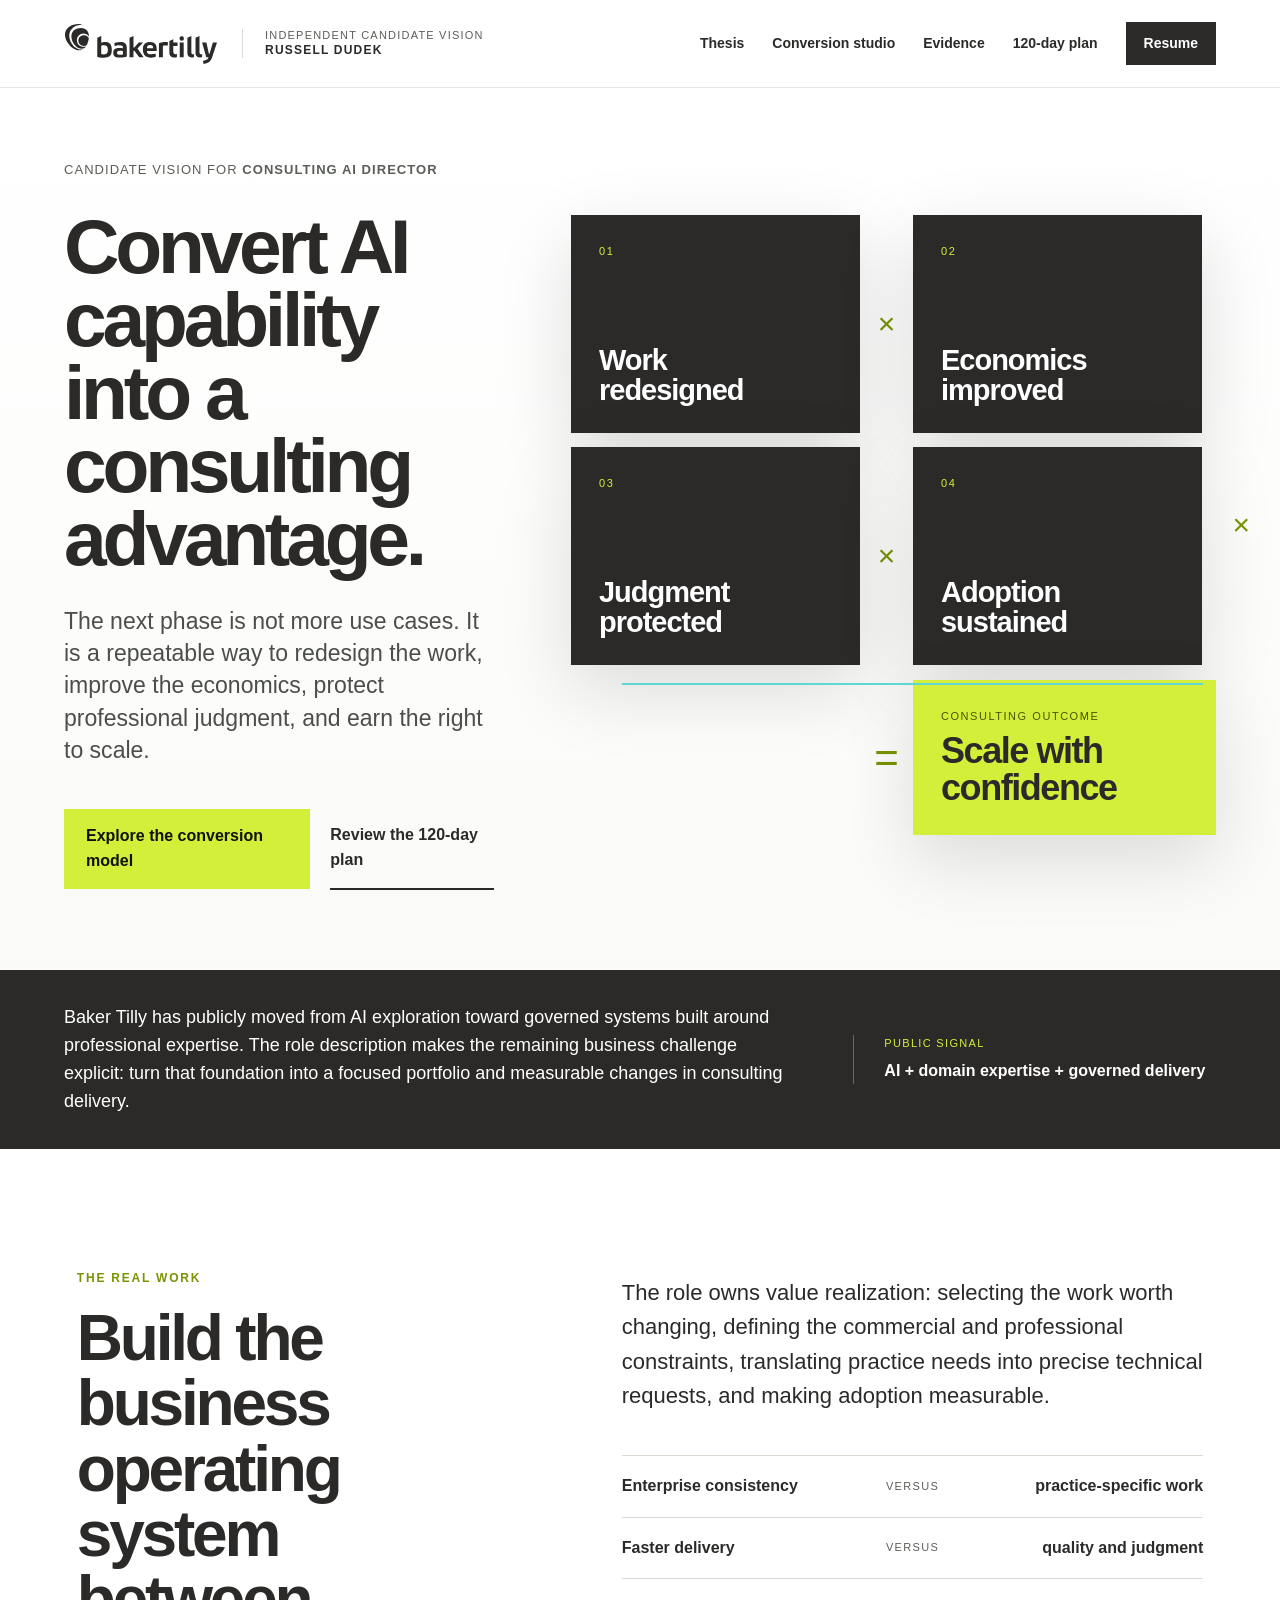
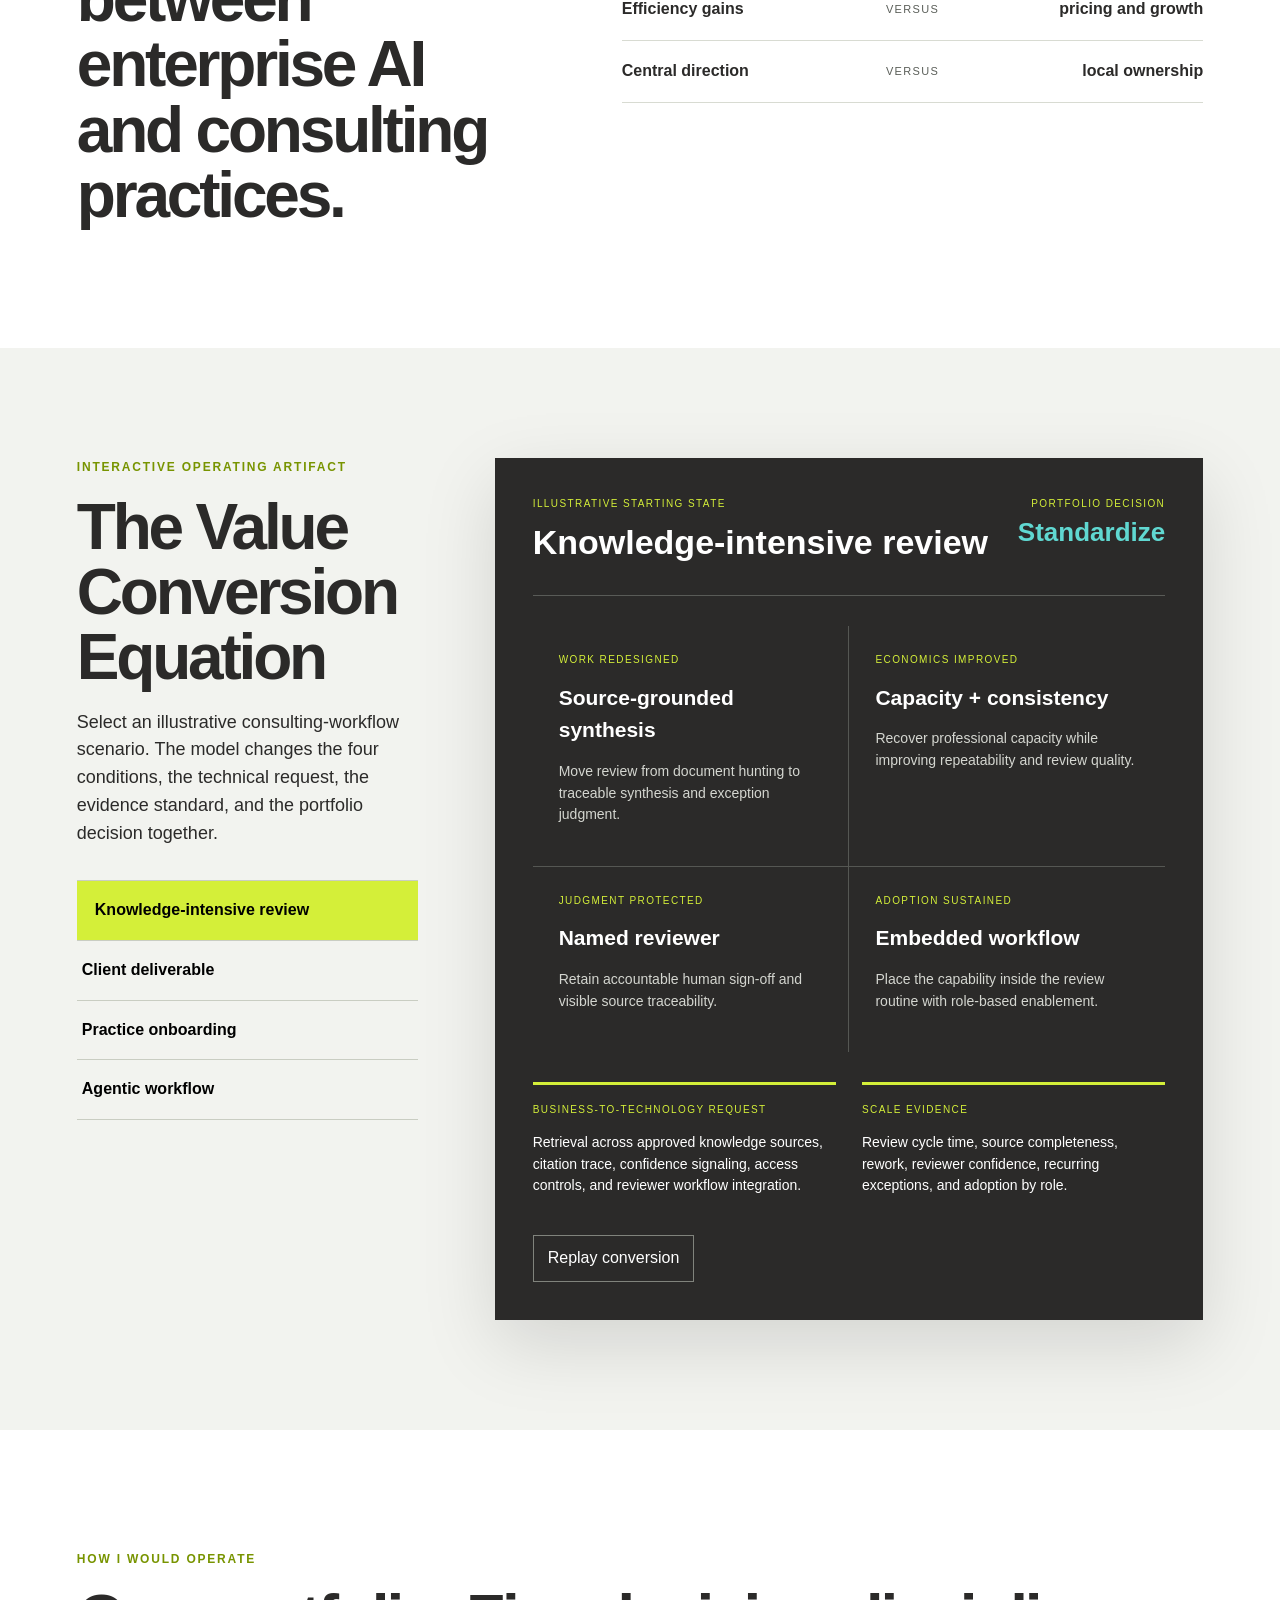
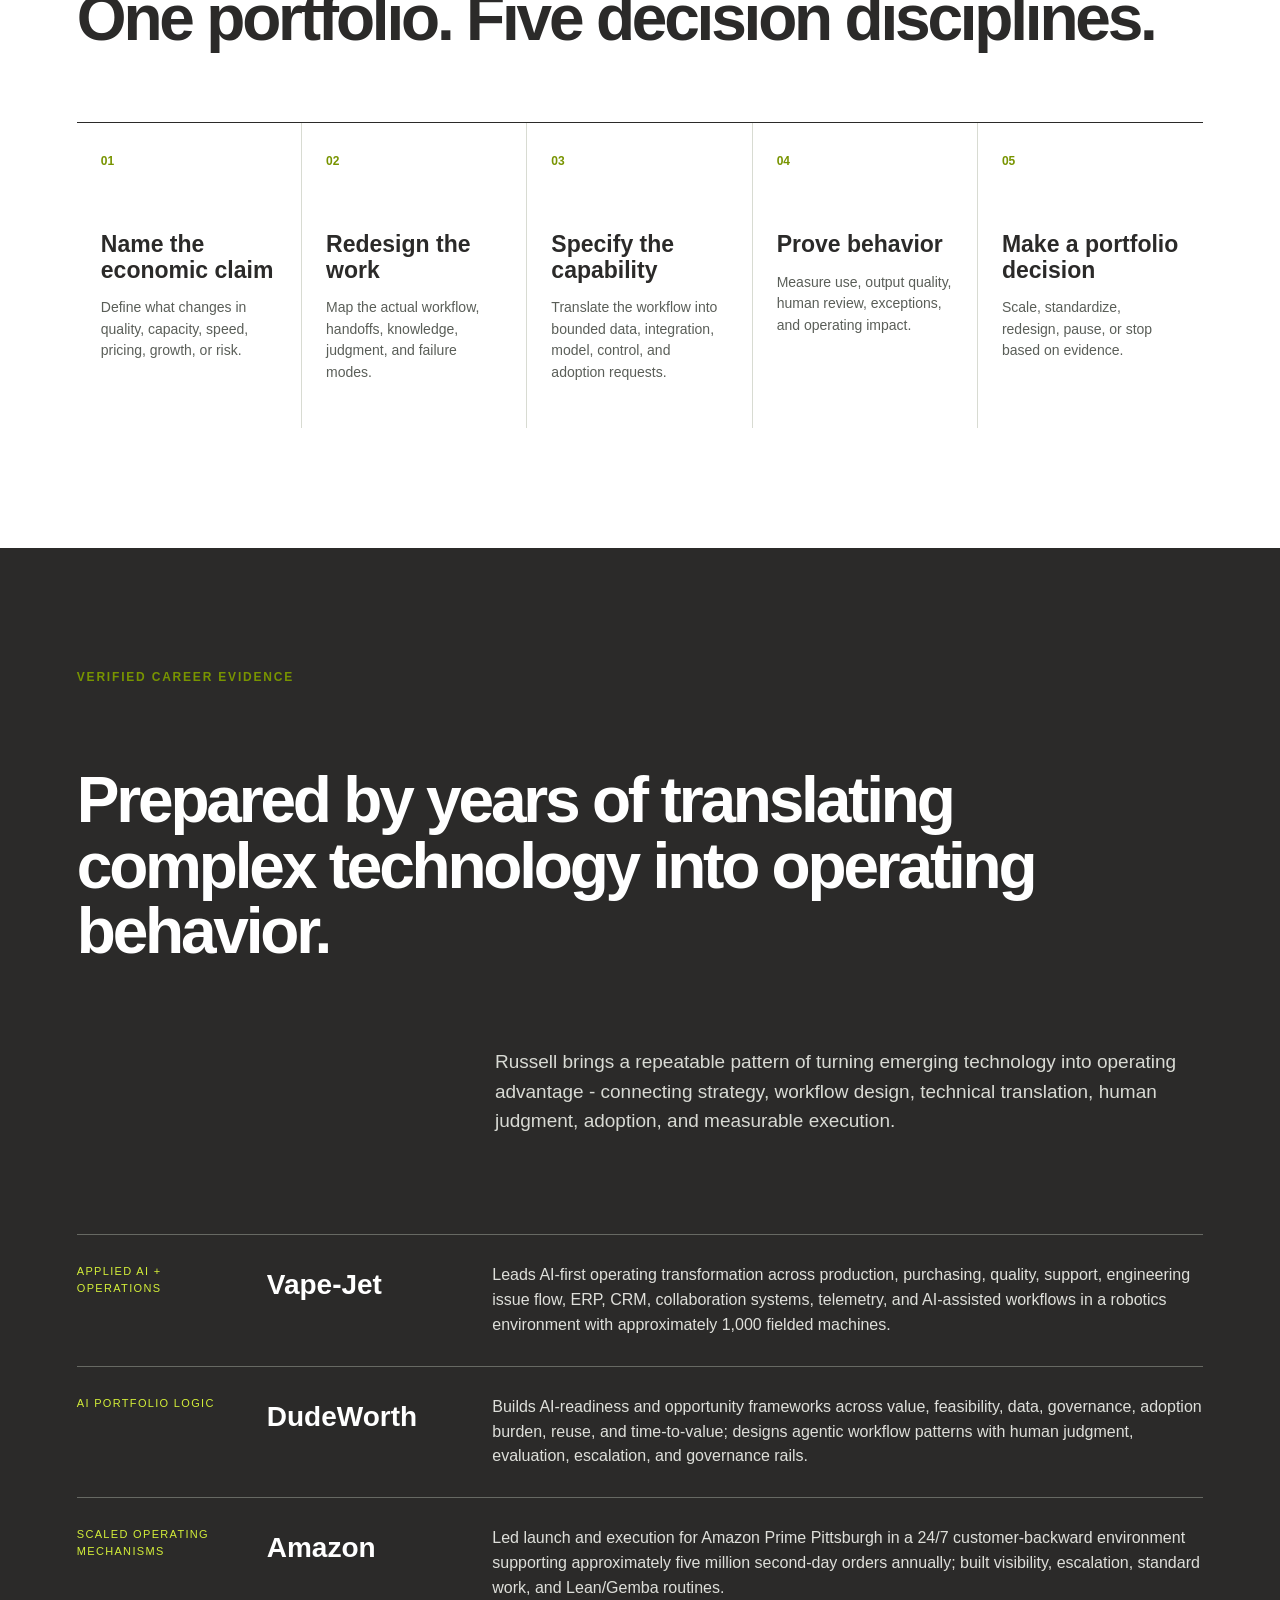
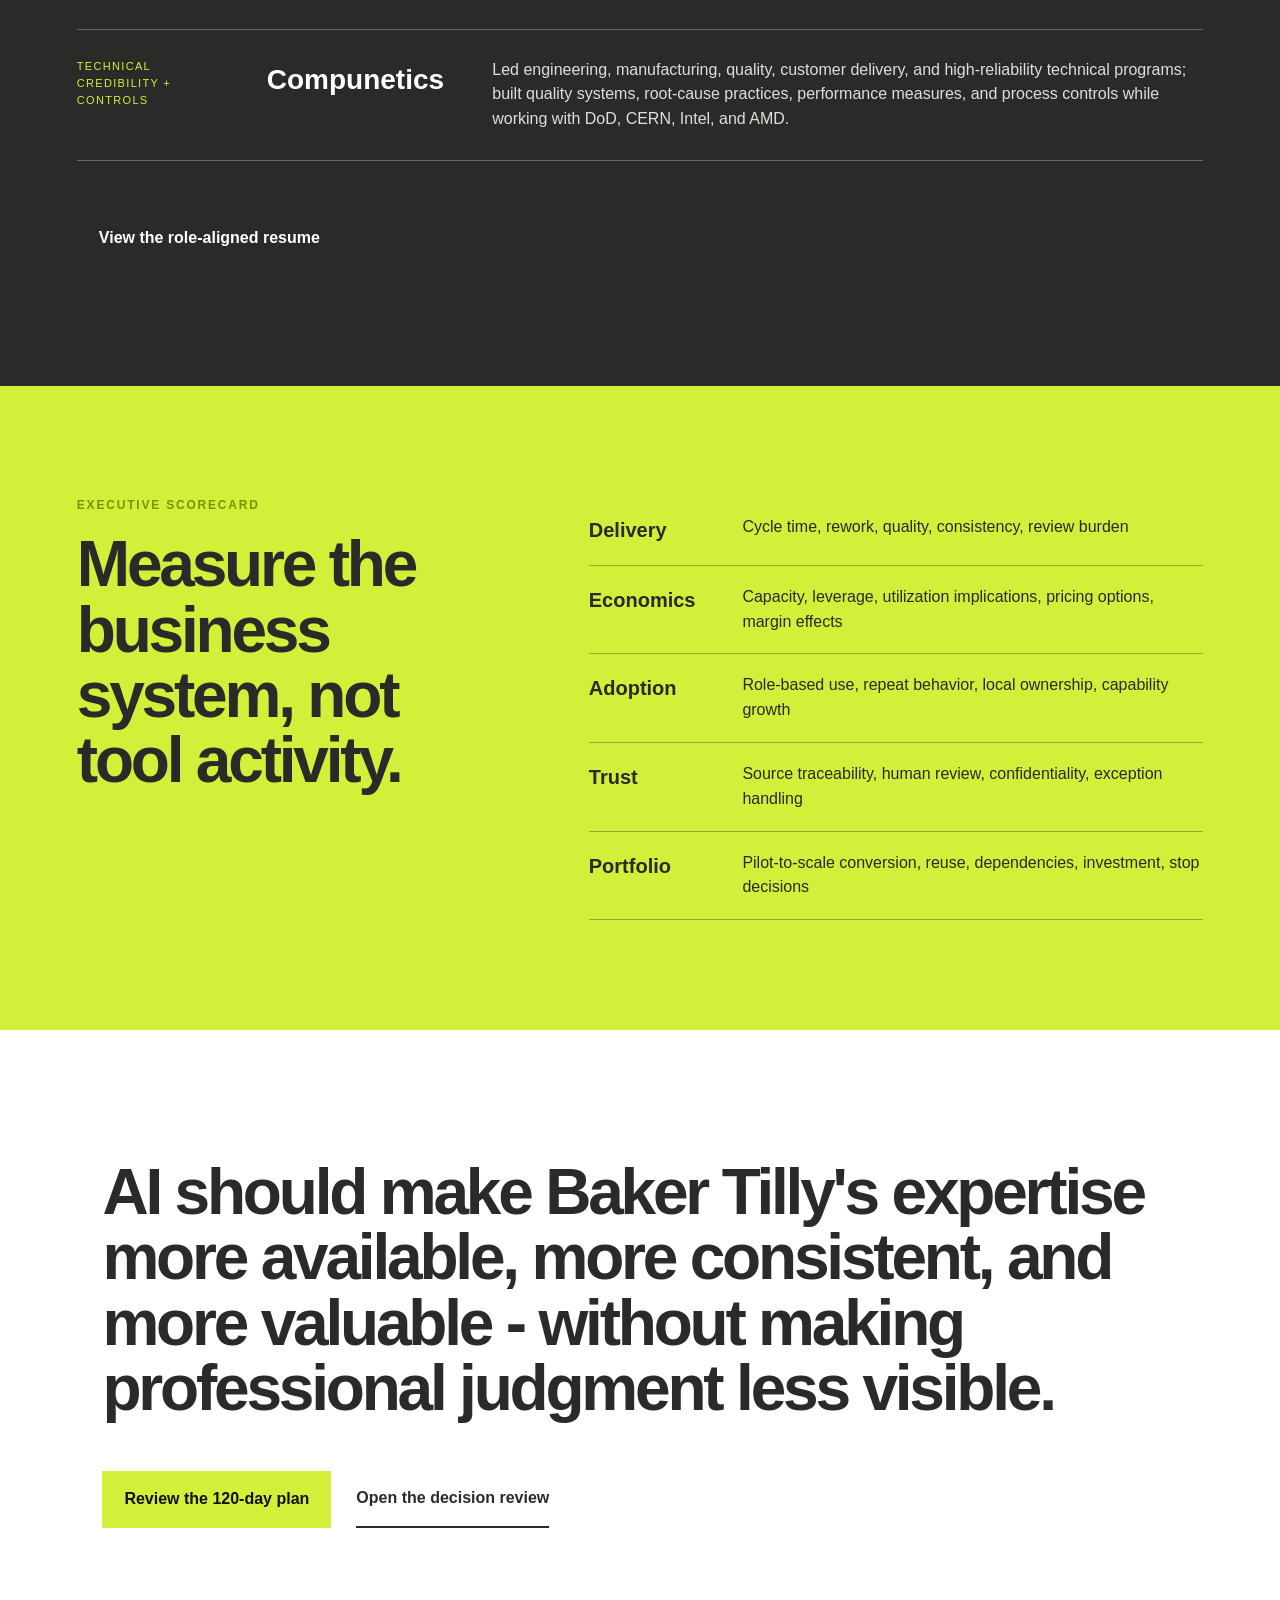
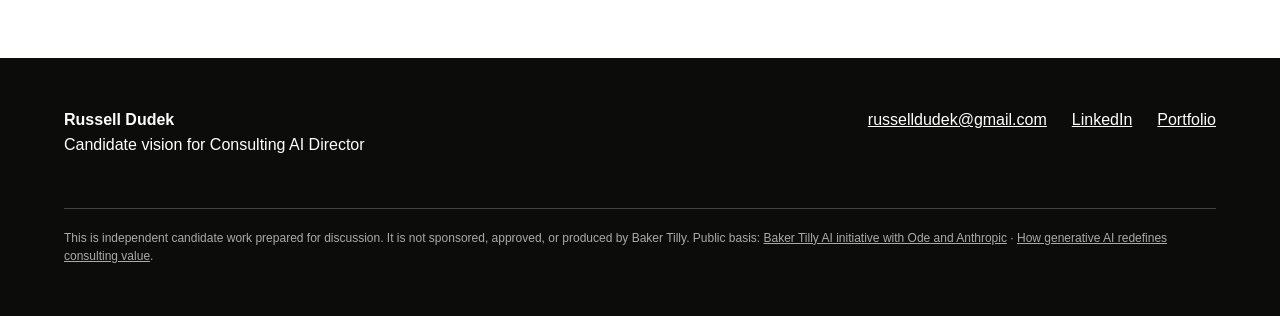
<file: index.html>
<!doctype html><html lang="en"><head><meta charset="utf-8"><meta name="viewport" content="width=device-width,initial-scale=1"><title>Russell Dudek | Baker Tilly Consulting AI Director</title><meta name="description" content="Independent candidate vision by Russell Dudek for Baker Tilly Consulting AI Director."><link rel="stylesheet" href="brand-tokens.css"><link rel="stylesheet" href="styles.css"><link rel="stylesheet" href="document-responsive.css"></head><body><header class="site-header"><a class="brand-lockup" href="index.html"><span class="logo-frame"><img src="assets/brand/baker-tilly-logo.svg" alt="Baker Tilly"></span><span class="independent">Independent candidate vision<br><strong>Russell Dudek</strong></span></a><button class="menu-button" aria-expanded="false" aria-controls="site-nav">Menu</button><nav id="site-nav" aria-label="Primary"><a href="index.html#thesis">Thesis</a><a href="index.html#studio">Conversion studio</a><a href="index.html#evidence">Evidence</a><a href="120-day-plan.html">120-day plan</a><a class="nav-cta" href="resume.html">Resume</a></nav></header><main>
<section class="hero" id="thesis"><div class="hero-copy"><p class="candidate-line">Candidate vision for <strong>Consulting AI Director</strong></p><h1>Convert AI capability into a consulting advantage.</h1><p class="hero-deck">The next phase is not more use cases. It is a repeatable way to redesign the work, improve the economics, protect professional judgment, and earn the right to scale.</p><div class="hero-actions"><a class="button primary" href="#studio">Explore the conversion model</a><a class="button text-button" href="120-day-plan.html">Review the 120-day plan</a></div></div><div class="equation-stage" aria-label="Value Conversion Equation: redesigned work multiplied by improved economics, protected judgment, and sustained adoption equals scale with confidence."><div class="equation-term term-work"><span>01</span><strong>Work<br>redesigned</strong></div><div class="operator">×</div><div class="equation-term term-econ"><span>02</span><strong>Economics<br>improved</strong></div><div class="operator">×</div><div class="equation-term term-judgment"><span>03</span><strong>Judgment<br>protected</strong></div><div class="operator">×</div><div class="equation-term term-adoption"><span>04</span><strong>Adoption<br>sustained</strong></div><div class="operator equals">=</div><div class="equation-result"><span>Consulting outcome</span><strong>Scale with confidence</strong></div><div class="equation-thread" aria-hidden="true"></div></div></section>
<section class="context-band"><p>Baker Tilly has publicly moved from AI exploration toward governed systems built around professional expertise. The role description makes the remaining business challenge explicit: turn that foundation into a focused portfolio and measurable changes in consulting delivery.</p><div><span>Public signal</span><strong>AI + domain expertise + governed delivery</strong></div></section>
<section class="section split" id="mandate"><div><p class="section-label">The real work</p><h2>Build the business operating system between enterprise AI and consulting practices.</h2></div><div class="mandate-copy"><p>The role owns value realization: selecting the work worth changing, defining the commercial and professional constraints, translating practice needs into precise technical requests, and making adoption measurable.</p><div class="tension-list"><article><b>Enterprise consistency</b><span>versus</span><b>practice-specific work</b></article><article><b>Faster delivery</b><span>versus</span><b>quality and judgment</b></article><article><b>Efficiency gains</b><span>versus</span><b>pricing and growth</b></article><article><b>Central direction</b><span>versus</span><b>local ownership</b></article></div></div></section>
<section class="studio" id="studio"><div class="studio-intro"><p class="section-label">Interactive operating artifact</p><h2>The Value Conversion Equation</h2><p>Select an illustrative consulting-workflow scenario. The model changes the four conditions, the technical request, the evidence standard, and the portfolio decision together.</p><div class="scenario-controls" role="group" aria-label="Illustrative consulting workflow scenarios"><button class="scenario active" data-scenario="knowledge" aria-pressed="true">Knowledge-intensive review</button><button class="scenario" data-scenario="deliverable" aria-pressed="false">Client deliverable</button><button class="scenario" data-scenario="onboarding" aria-pressed="false">Practice onboarding</button><button class="scenario" data-scenario="agent" aria-pressed="false">Agentic workflow</button></div></div><div class="conversion-board" aria-live="polite"><div class="board-top"><div><span>Illustrative starting state</span><h3 id="scenario-title">Knowledge-intensive review</h3></div><div class="decision"><span>Portfolio decision</span><strong id="decision">Standardize</strong></div></div><div class="factor-grid"><article data-factor="work"><span>Work redesigned</span><strong id="work-state">Source-grounded synthesis</strong><p id="work-detail">Move review from document hunting to traceable synthesis and exception judgment.</p></article><article data-factor="economics"><span>Economics improved</span><strong id="economics-state">Capacity + consistency</strong><p id="economics-detail">Recover professional capacity while improving repeatability and review quality.</p></article><article data-factor="judgment"><span>Judgment protected</span><strong id="judgment-state">Named reviewer</strong><p id="judgment-detail">Retain accountable human sign-off and visible source traceability.</p></article><article data-factor="adoption"><span>Adoption sustained</span><strong id="adoption-state">Embedded workflow</strong><p id="adoption-detail">Place the capability inside the review routine with role-based enablement.</p></article></div><div class="request-evidence"><div><span>Business-to-technology request</span><p id="request">Retrieval across approved knowledge sources, citation trace, confidence signaling, access controls, and reviewer workflow integration.</p></div><div><span>Scale evidence</span><p id="evidence">Review cycle time, source completeness, rework, reviewer confidence, recurring exceptions, and adoption by role.</p></div></div><button id="replay" class="replay">Replay conversion</button></div></section>
<section class="section operating-model"><p class="section-label">How I would operate</p><h2>One portfolio. Five decision disciplines.</h2><div class="discipline-line"><article><span>01</span><h3>Name the economic claim</h3><p>Define what changes in quality, capacity, speed, pricing, growth, or risk.</p></article><article><span>02</span><h3>Redesign the work</h3><p>Map the actual workflow, handoffs, knowledge, judgment, and failure modes.</p></article><article><span>03</span><h3>Specify the capability</h3><p>Translate the workflow into bounded data, integration, model, control, and adoption requests.</p></article><article><span>04</span><h3>Prove behavior</h3><p>Measure use, output quality, human review, exceptions, and operating impact.</p></article><article><span>05</span><h3>Make a portfolio decision</h3><p>Scale, standardize, redesign, pause, or stop based on evidence.</p></article></div></section>
<section class="evidence-section" id="evidence"><div class="evidence-head"><p class="section-label">Verified career evidence</p><h2>Prepared by years of translating complex technology into operating behavior.</h2><p>Russell brings a repeatable pattern of turning emerging technology into operating advantage - connecting strategy, workflow design, technical translation, human judgment, adoption, and measurable execution.</p></div><div class="evidence-runs"><article><span>Applied AI + operations</span><h3>Vape-Jet</h3><p>Leads AI-first operating transformation across production, purchasing, quality, support, engineering issue flow, ERP, CRM, collaboration systems, telemetry, and AI-assisted workflows in a robotics environment with approximately 1,000 fielded machines.</p></article><article><span>AI portfolio logic</span><h3>DudeWorth</h3><p>Builds AI-readiness and opportunity frameworks across value, feasibility, data, governance, adoption burden, reuse, and time-to-value; designs agentic workflow patterns with human judgment, evaluation, escalation, and governance rails.</p></article><article><span>Scaled operating mechanisms</span><h3>Amazon</h3><p>Led launch and execution for Amazon Prime Pittsburgh in a 24/7 customer-backward environment supporting approximately five million second-day orders annually; built visibility, escalation, standard work, and Lean/Gemba routines.</p></article><article><span>Technical credibility + controls</span><h3>Compunetics</h3><p>Led engineering, manufacturing, quality, customer delivery, and high-reliability technical programs; built quality systems, root-cause practices, performance measures, and process controls while working with DoD, CERN, Intel, and AMD.</p></article></div><a class="button dark" href="resume.html">View the role-aligned resume</a></section>
<section class="scorecard"><div><p class="section-label">Executive scorecard</p><h2>Measure the business system, not tool activity.</h2></div><div class="score-lines"><article><strong>Delivery</strong><span>Cycle time, rework, quality, consistency, review burden</span></article><article><strong>Economics</strong><span>Capacity, leverage, utilization implications, pricing options, margin effects</span></article><article><strong>Adoption</strong><span>Role-based use, repeat behavior, local ownership, capability growth</span></article><article><strong>Trust</strong><span>Source traceability, human review, confidentiality, exception handling</span></article><article><strong>Portfolio</strong><span>Pilot-to-scale conversion, reuse, dependencies, investment, stop decisions</span></article></div></section>
<section class="closing"><h2>AI should make Baker Tilly's expertise more available, more consistent, and more valuable - without making professional judgment less visible.</h2><div><a class="button primary" href="120-day-plan.html">Review the 120-day plan</a><a class="button text-button" href="value-conversion-review.html">Open the decision review</a></div></section>
</main><footer class="site-footer"><div><strong>Russell Dudek</strong><br>Candidate vision for Consulting AI Director</div><div class="footer-links"><a href="mailto:russelldudek@gmail.com">russelldudek@gmail.com</a><a href="https://www.linkedin.com/in/russelldudek">LinkedIn</a><a href="https://russelldudek.github.io/">Portfolio</a></div><p>This is independent candidate work prepared for discussion. It is not sponsored, approved, or produced by Baker Tilly. Public basis: <a href="https://www.bakertilly.com/news/baker-tilly-announces-groundbreaking-ai-initiative-with-ode-and-anthropic">Baker Tilly AI initiative with Ode and Anthropic</a> · <a href="https://www.bakertilly.com/insights/how-generative-ai-redefines-the-value-of-consulting">How generative AI redefines consulting value</a>.</p></footer><script src="app.js"></script></body></html>
</file>
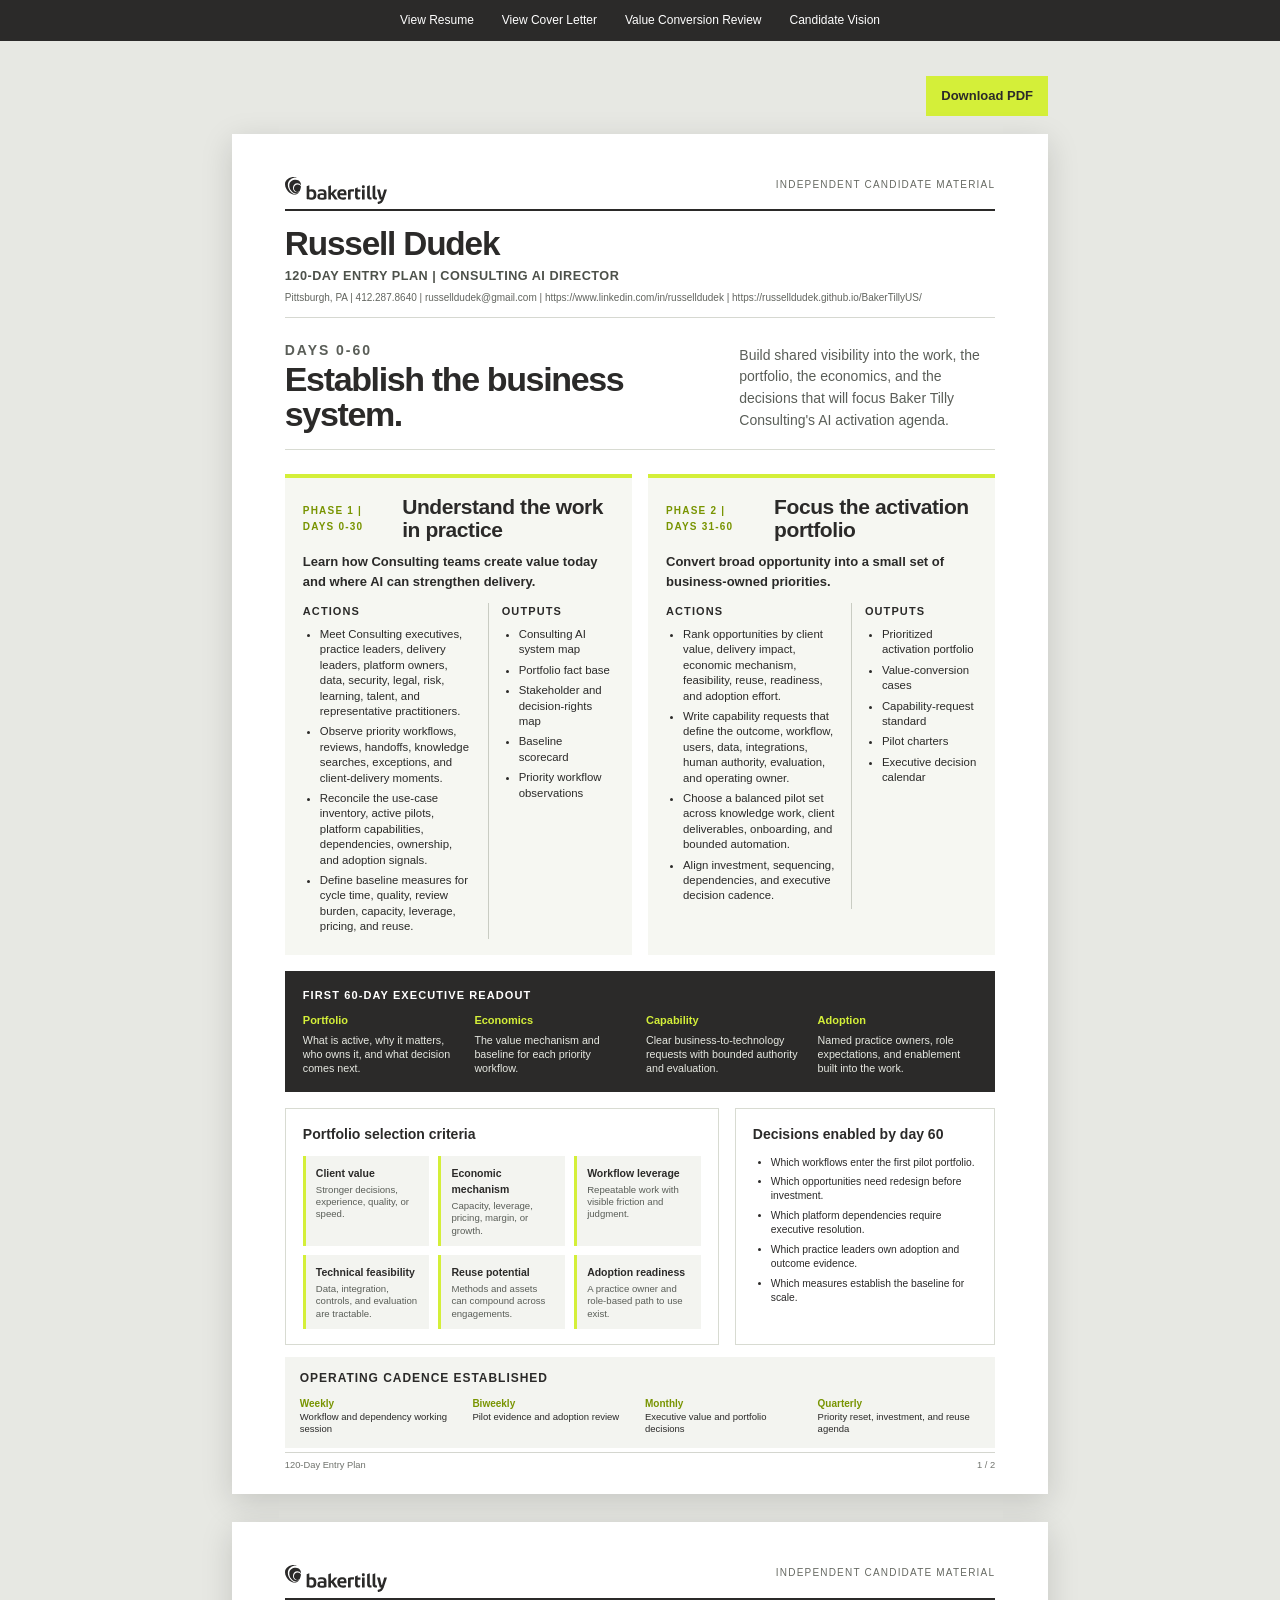
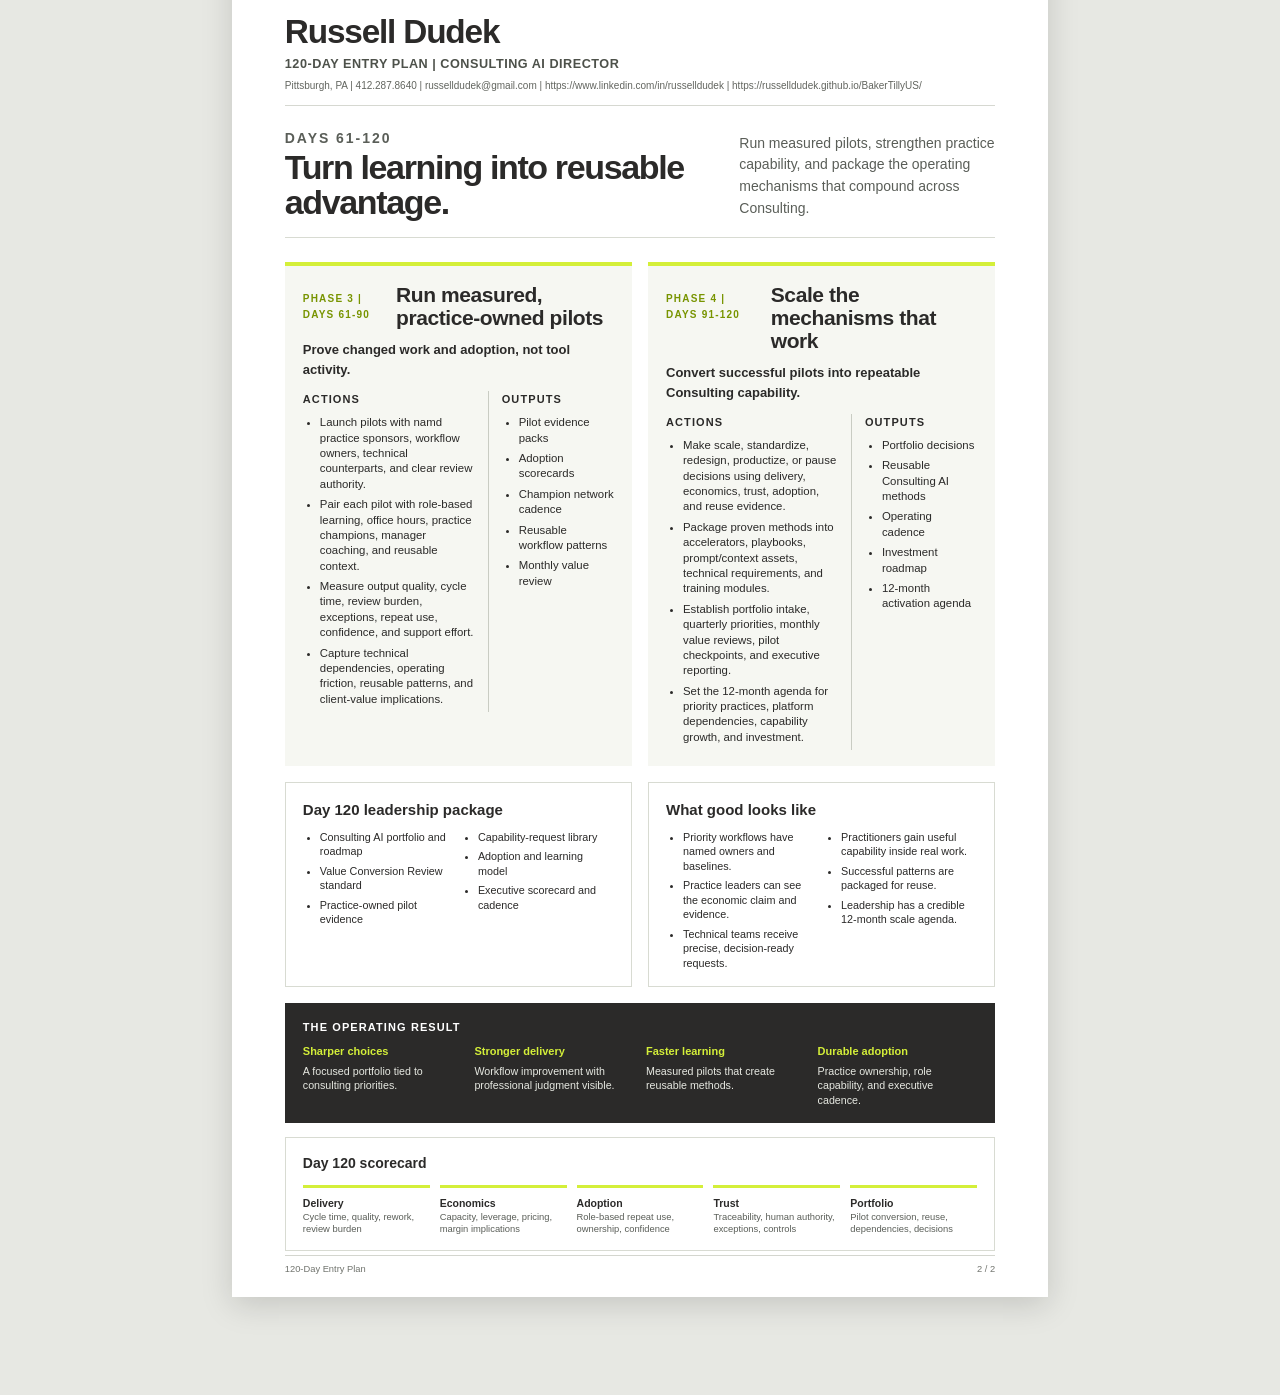
<file: 120-day-plan.html>
<!doctype html>
<html lang="en"><head><meta charset="utf-8"><meta name="viewport" content="width=device-width,initial-scale=1"><title>Russell Dudek | 120-Day Entry Plan</title><meta name="description" content="Independent candidate vision by Russell Dudek for Baker Tilly Consulting AI Director."><link rel="stylesheet" href="brand-tokens.css"><link rel="stylesheet" href="styles.css"><link rel="stylesheet" href="document-responsive.css"><link rel="stylesheet" href="plan-density.css"></head><body>
<div class="document-nav"><a href="resume.html">View Resume</a><a href="cover-letter.html">View Cover Letter</a><a href="value-conversion-review.html">Value Conversion Review</a><a href="index.html">Candidate Vision</a></div>
<main class="document-shell plan-doc"><div class="document-toolbar"><a class="download" href="docs/Russell-Dudek-Baker-Tilly-120-Day-Plan.pdf" download>Download PDF</a></div>
<section class="sheet plan-page"><div class="doc-brand"><img src="assets/brand/baker-tilly-logo.svg" alt="Baker Tilly"><span>Independent candidate material</span></div><header class="resume-header"><h1>Russell Dudek</h1><p>120-DAY ENTRY PLAN | CONSULTING AI DIRECTOR</p><div>Pittsburgh, PA | 412.287.8640 | russelldudek@gmail.com | https://www.linkedin.com/in/russelldudek | https://russelldudek.github.io/BakerTillyUS/</div></header>
<div class="plan-page-title"><div><p class="plan-kicker">Days 0-60</p><h2>Establish the business system.</h2></div><p>Build shared visibility into the work, the portfolio, the economics, and the decisions that will focus Baker Tilly Consulting's AI activation agenda.</p></div>
<div class="plan-phase-grid">
<article class="plan-phase"><header><span>Phase 1 | Days 0-30</span><h3>Understand the work in practice</h3></header><p>Learn how Consulting teams create value today and where AI can strengthen delivery.</p><div class="plan-phase-body"><div><h4>Actions</h4><ul><li>Meet Consulting executives, practice leaders, delivery leaders, platform owners, data, security, legal, risk, learning, talent, and representative practitioners.</li><li>Observe priority workflows, reviews, handoffs, knowledge searches, exceptions, and client-delivery moments.</li><li>Reconcile the use-case inventory, active pilots, platform capabilities, dependencies, ownership, and adoption signals.</li><li>Define baseline measures for cycle time, quality, review burden, capacity, leverage, pricing, and reuse.</li></ul></div><div class="plan-output-list"><h4>Outputs</h4><ul><li>Consulting AI system map</li><li>Portfolio fact base</li><li>Stakeholder and decision-rights map</li><li>Baseline scorecard</li><li>Priority workflow observations</li></ul></div></div></article>
<article class="plan-phase"><header><span>Phase 2 | Days 31-60</span><h3>Focus the activation portfolio</h3></header><p>Convert broad opportunity into a small set of business-owned priorities.</p><div class="plan-phase-body"><div><h4>Actions</h4><ul><li>Rank opportunities by client value, delivery impact, economic mechanism, feasibility, reuse, readiness, and adoption effort.</li><li>Write capability requests that define the outcome, workflow, users, data, integrations, human authority, evaluation, and operating owner.</li><li>Choose a balanced pilot set across knowledge work, client deliverables, onboarding, and bounded automation.</li><li>Align investment, sequencing, dependencies, and executive decision cadence.</li></ul></div><div class="plan-output-list"><h4>Outputs</h4><ul><li>Prioritized activation portfolio</li><li>Value-conversion cases</li><li>Capability-request standard</li><li>Pilot charters</li><li>Executive decision calendar</li></ul></div></div></article></div>
<div class="plan-readout"><h3>First 60-day executive readout</h3><div class="plan-readout-grid"><div><strong>Portfolio</strong><span>What is active, why it matters, who owns it, and what decision comes next.</span></div><div><strong>Economics</strong><span>The value mechanism and baseline for each priority workflow.</span></div><div><strong>Capability</strong><span>Clear business-to-technology requests with bounded authority and evaluation.</span></div><div><strong>Adoption</strong><span>Named practice owners, role expectations, and enablement built into the work.</span></div></div></div><div class="plan-expansion"><article><h3>Portfolio selection criteria</h3><div class="criteria-grid"><div><strong>Client value</strong><span>Stronger decisions, experience, quality, or speed.</span></div><div><strong>Economic mechanism</strong><span>Capacity, leverage, pricing, margin, or growth.</span></div><div><strong>Workflow leverage</strong><span>Repeatable work with visible friction and judgment.</span></div><div><strong>Technical feasibility</strong><span>Data, integration, controls, and evaluation are tractable.</span></div><div><strong>Reuse potential</strong><span>Methods and assets can compound across engagements.</span></div><div><strong>Adoption readiness</strong><span>A practice owner and role-based path to use exist.</span></div></div></article><article><h3>Decisions enabled by day 60</h3><ul class="decision-list"><li>Which workflows enter the first pilot portfolio.</li><li>Which opportunities need redesign before investment.</li><li>Which platform dependencies require executive resolution.</li><li>Which practice leaders own adoption and outcome evidence.</li><li>Which measures establish the baseline for scale.</li></ul></article></div><div class="cadence-strip"><h3>Operating cadence established</h3><div class="cadence-grid"><div><strong>Weekly</strong><span>Workflow and dependency working session</span></div><div><strong>Biweekly</strong><span>Pilot evidence and adoption review</span></div><div><strong>Monthly</strong><span>Executive value and portfolio decisions</span></div><div><strong>Quarterly</strong><span>Priority reset, investment, and reuse agenda</span></div></div></div><footer class="page-footer"><span>120-Day Entry Plan</span><span>1 / 2</span></footer></section>
<section class="sheet plan-page"><div class="doc-brand"><img src="assets/brand/baker-tilly-logo.svg" alt="Baker Tilly"><span>Independent candidate material</span></div><header class="resume-header"><h1>Russell Dudek</h1><p>120-DAY ENTRY PLAN | CONSULTING AI DIRECTOR</p><div>Pittsburgh, PA | 412.287.8640 | russelldudek@gmail.com | https://www.linkedin.com/in/russelldudek | https://russelldudek.github.io/BakerTillyUS/</div></header>
<div class="plan-page-title"><div><p class="plan-kicker">Days 61-120</p><h2>Turn learning into reusable advantage.</h2></div><p>Run measured pilots, strengthen practice capability, and package the operating mechanisms that compound across Consulting.</p></div>
<div class="plan-phase-grid">
<article class="plan-phase"><header><span>Phase 3 | Days 61-90</span><h3>Run measured, practice-owned pilots</h3></header><p>Prove changed work and adoption, not tool activity.</p><div class="plan-phase-body"><div><h4>Actions</h4><ul><li>Launch pilots with namd practice sponsors, workflow owners, technical counterparts, and clear review authority.</li><li>Pair each pilot with role-based learning, office hours, practice champions, manager coaching, and reusable context.</li><li>Measure output quality, cycle time, review burden, exceptions, repeat use, confidence, and support effort.</li><li>Capture technical dependencies, operating friction, reusable patterns, and client-value implications.</li></ul></div><div class="plan-output-list"><h4>Outputs</h4><ul><li>Pilot evidence packs</li><li>Adoption scorecards</li><li>Champion network cadence</li><li>Reusable workflow patterns</li><li>Monthly value review</li></ul></div></div></article>
<article class="plan-phase"><header><span>Phase 4 | Days 91-120</span><h3>Scale the mechanisms that work</h3></header><p>Convert successful pilots into repeatable Consulting capability.</p><div class="plan-phase-body"><div><h4>Actions</h4><ul><li>Make scale, standardize, redesign, productize, or pause decisions using delivery, economics, trust, adoption, and reuse evidence.</li><li>Package proven methods into accelerators, playbooks, prompt/context assets, technical requirements, and training modules.</li><li>Establish portfolio intake, quarterly priorities, monthly value reviews, pilot checkpoints, and executive reporting.</li><li>Set the 12-month agenda for priority practices, platform dependencies, capability growth, and investment.</li></ul></div><div class="plan-output-list"><h4>Outputs</h4><ul><li>Portfolio decisions</li><li>Reusable Consulting AI methods</li><li>Operating cadence</li><li>Investment roadmap</li><li>12-month activation agenda</li></ul></div></div></article></div>
<div class="plan-outcomes"><article><h3>Day 120 leadership package</h3><ul><li>Consulting AI portfolio and roadmap</li><li>Value Conversion Review standard</li><li>Practice-owned pilot evidence</li><li>Capability-request library</li><li>Adoption and learning model</li><li>Executive scorecard and cadence</li></ul></article><article><h3>What good looks like</h3><ul><li>Priority workflows have named owners and baselines.</li><li>Practice leaders can see the economic claim and evidence.</li><li>Technical teams receive precise, decision-ready requests.</li><li>Practitioners gain useful capability inside real work.</li><li>Successful patterns are packaged for reuse.</li><li>Leadership has a credible 12-month scale agenda.</li></ul></article></div>
<div class="plan-deliverables"><h3>The operating result</h3><div class="plan-deliverables-grid"><div><strong>Sharper choices</strong><span>A focused portfolio tied to consulting priorities.</span></div><div><strong>Stronger delivery</strong><span>Workflow improvement with professional judgment visible.</span></div><div><strong>Faster learning</strong><span>Measured pilots that create reusable methods.</span></div><div><strong>Durable adoption</strong><span>Practice ownership, role capability, and executive cadence.</span></div></div></div><div class="plan-scorecard"><h3>Day 120 scorecard</h3><div class="scorecard-grid"><div><strong>Delivery</strong><span>Cycle time, quality, rework, review burden</span></div><div><strong>Economics</strong><span>Capacity, leverage, pricing, margin implications</span></div><div><strong>Adoption</strong><span>Role-based repeat use, ownership, confidence</span></div><div><strong>Trust</strong><span>Traceability, human authority, exceptions, controls</span></div><div><strong>Portfolio</strong><span>Pilot conversion, reuse, dependencies, decisions</span></div></div></div><footer class="page-footer"><span>120-Day Entry Plan</span><span>2 / 2</span></footer></section></main></body></html>
</file>
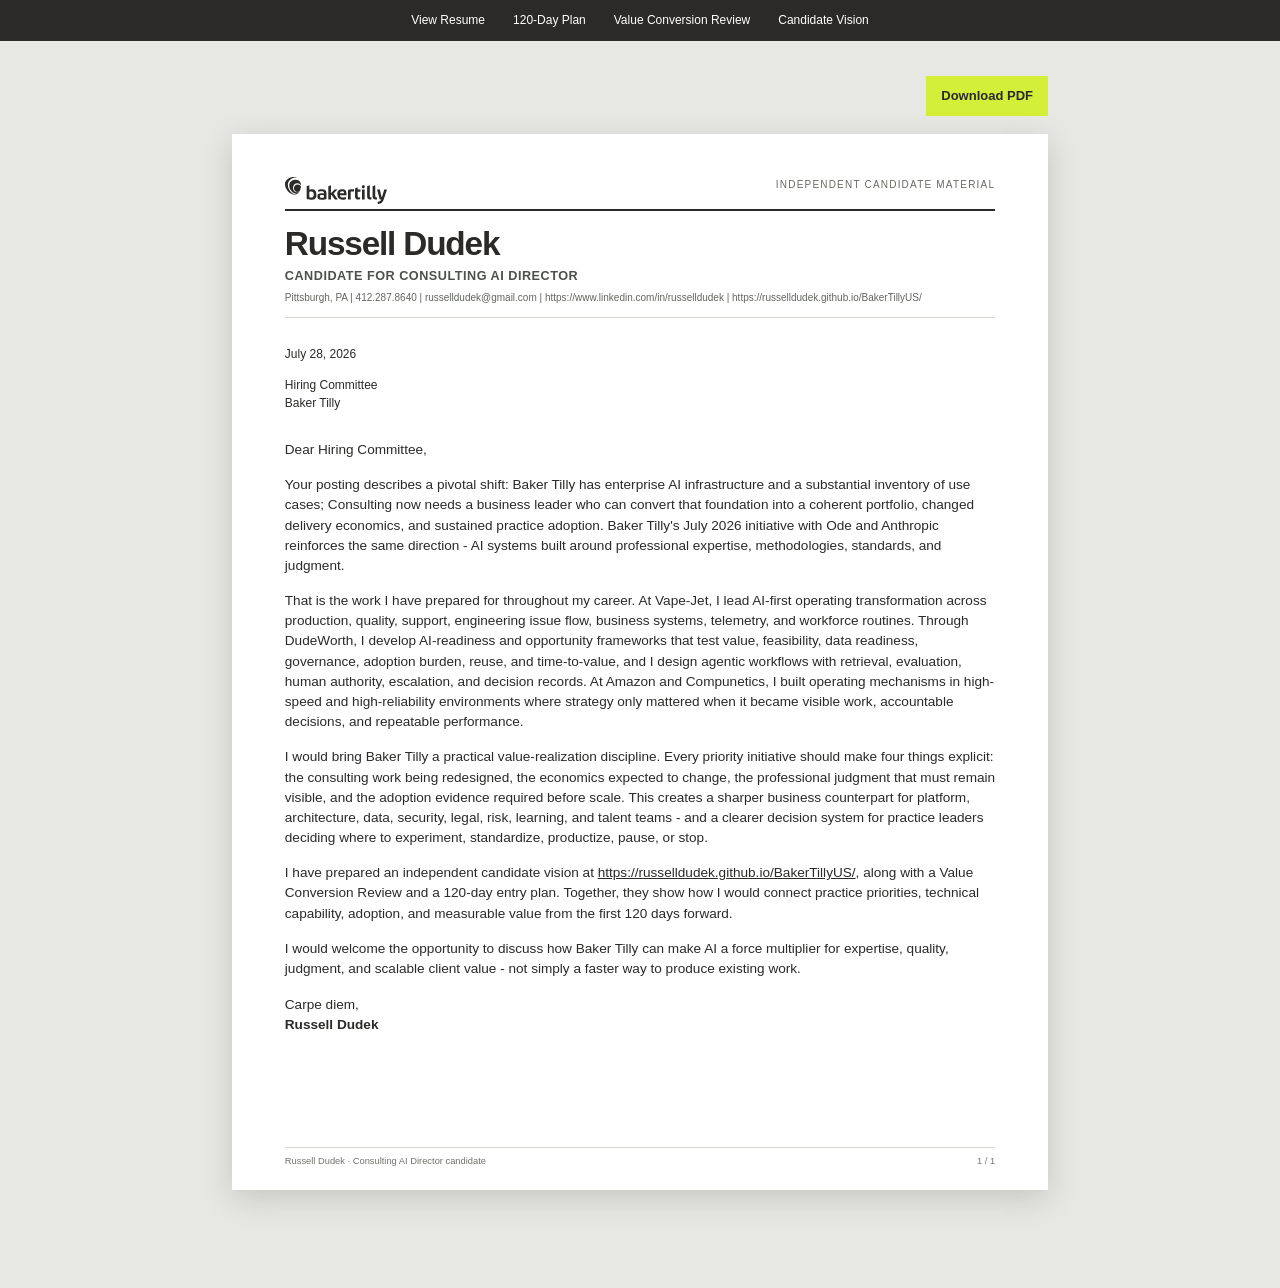
<file: cover-letter.html>
<!doctype html><html lang="en"><head><meta charset="utf-8"><meta name="viewport" content="width=device-width,initial-scale=1"><title>Russell Dudek | Cover Letter - Baker Tilly</title><meta name="description" content="Independent candidate vision by Russell Dudek for Baker Tilly Consulting AI Director."><link rel="stylesheet" href="brand-tokens.css"><link rel="stylesheet" href="styles.css"><link rel="stylesheet" href="document-responsive.css"></head><body><div class="document-nav"><a href="resume.html">View Resume</a><a href="120-day-plan.html">120-Day Plan</a><a href="value-conversion-review.html">Value Conversion Review</a><a href="index.html">Candidate Vision</a></div><main class="document-shell cover-doc"><div class="document-toolbar"><a class="download" href="docs/Russell-Dudek-Baker-Tilly-Cover-Letter.pdf" download>Download PDF</a></div><section class="sheet cover-page"><div class="doc-brand"><img src="assets/brand/baker-tilly-logo.svg" alt="Baker Tilly"><span>Independent candidate material</span></div><header class="resume-header"><h1>Russell Dudek</h1><p>CANDIDATE FOR CONSULTING AI DIRECTOR</p><div>Pittsburgh, PA | 412.287.8640 | russelldudek@gmail.com | https://www.linkedin.com/in/russelldudek | https://russelldudek.github.io/BakerTillyUS/</div></header>
<div class="letter-meta"><p>July 28, 2026</p><p>Hiring Committee<br>Baker Tilly</p></div><div class="letter-body"><p>Dear Hiring Committee,</p>
<p>Your posting describes a pivotal shift: Baker Tilly has enterprise AI infrastructure and a substantial inventory of use cases; Consulting now needs a business leader who can convert that foundation into a coherent portfolio, changed delivery economics, and sustained practice adoption. Baker Tilly's July 2026 initiative with Ode and Anthropic reinforces the same direction - AI systems built around professional expertise, methodologies, standards, and judgment.</p>
<p>That is the work I have prepared for throughout my career. At Vape-Jet, I lead AI-first operating transformation across production, quality, support, engineering issue flow, business systems, telemetry, and workforce routines. Through DudeWorth, I develop AI-readiness and opportunity frameworks that test value, feasibility, data readiness, governance, adoption burden, reuse, and time-to-value, and I design agentic workflows with retrieval, evaluation, human authority, escalation, and decision records. At Amazon and Compunetics, I built operating mechanisms in high-speed and high-reliability environments where strategy only mattered when it became visible work, accountable decisions, and repeatable performance.</p>
<p>I would bring Baker Tilly a practical value-realization discipline. Every priority initiative should make four things explicit: the consulting work being redesigned, the economics expected to change, the professional judgment that must remain visible, and the adoption evidence required before scale. This creates a sharper business counterpart for platform, architecture, data, security, legal, risk, learning, and talent teams - and a clearer decision system for practice leaders deciding where to experiment, standardize, productize, pause, or stop.</p>
<p>I have prepared an independent candidate vision at <a href="https://russelldudek.github.io/BakerTillyUS/">https://russelldudek.github.io/BakerTillyUS/</a>, along with a Value Conversion Review and a 120-day entry plan. Together, they show how I would connect practice priorities, technical capability, adoption, and measurable value from the first 120 days forward.</p>
<p>I would welcome the opportunity to discuss how Baker Tilly can make AI a force multiplier for expertise, quality, judgment, and scalable client value - not simply a faster way to produce existing work.</p>
<p>Carpe diem,<br><strong>Russell Dudek</strong></p></div><footer class="page-footer"><span>Russell Dudek · Consulting AI Director candidate</span><span>1 / 1</span></footer></section></main></body></html>
</file>
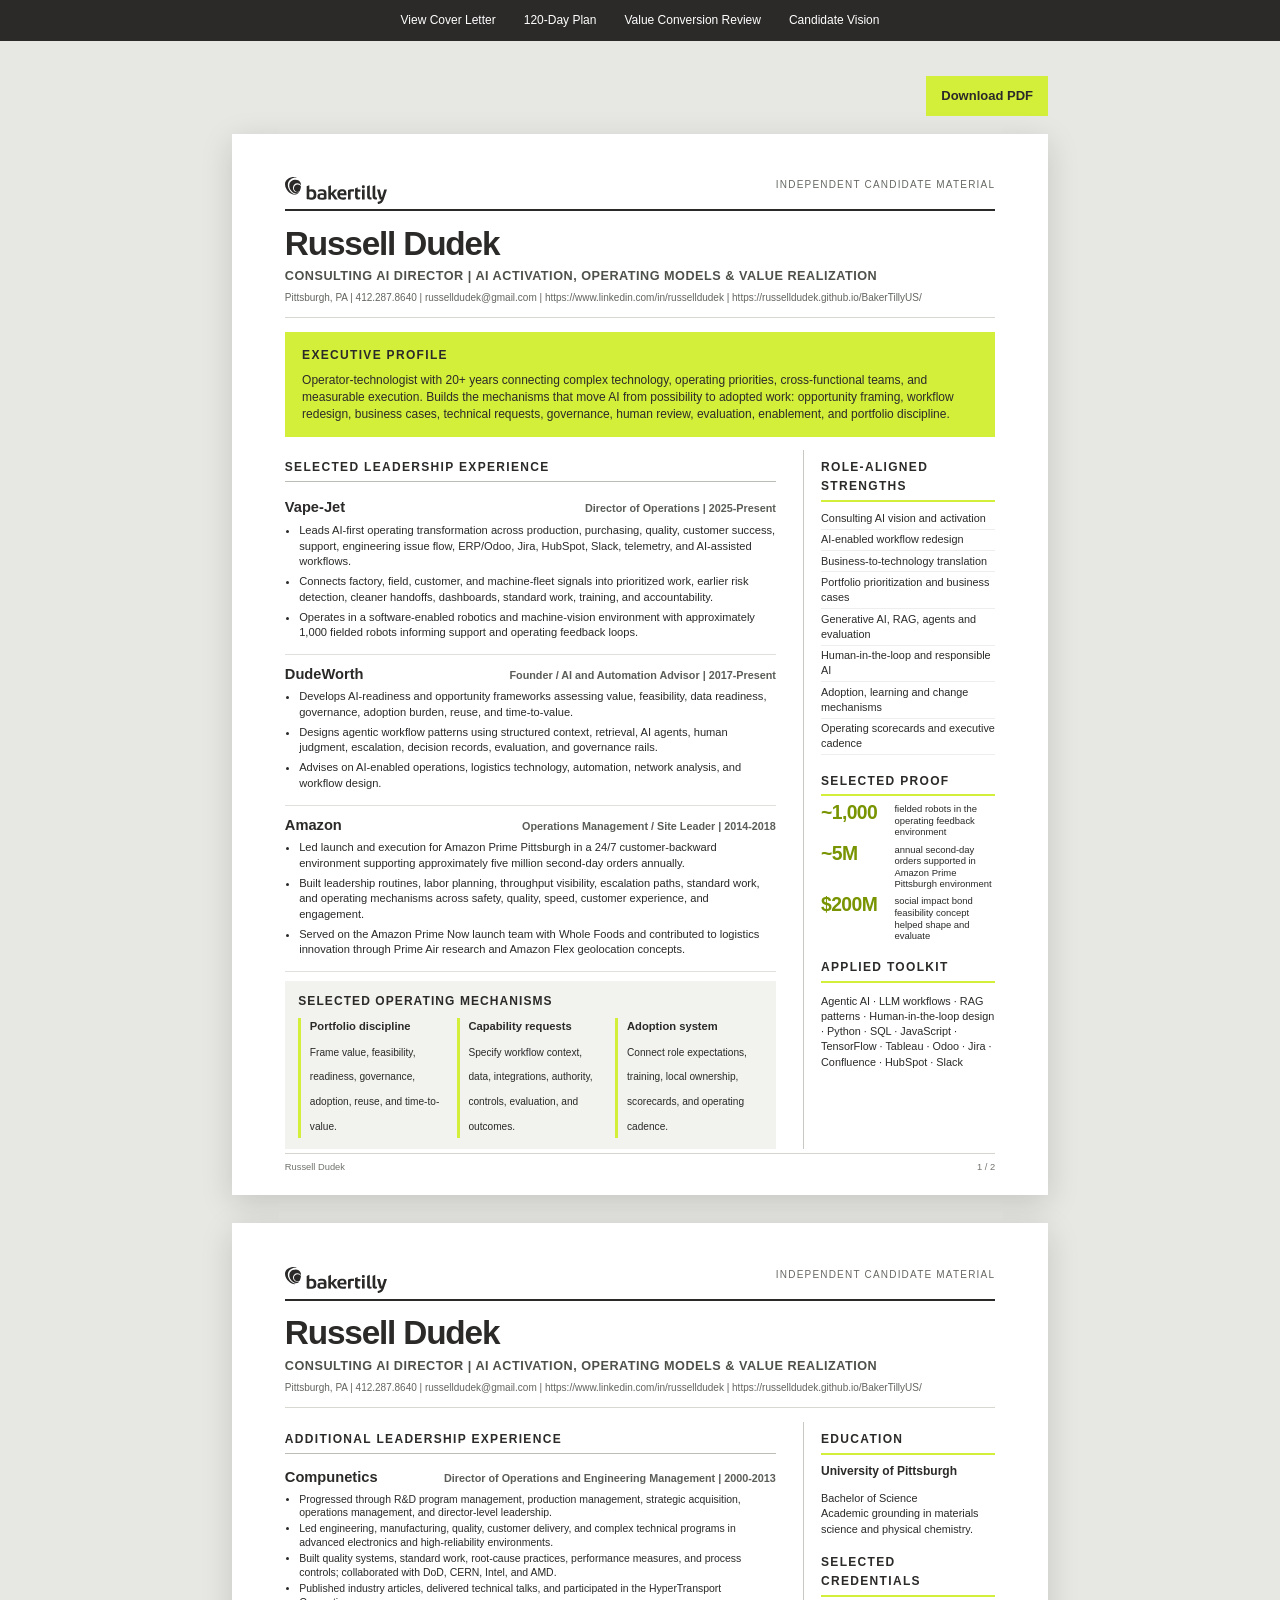
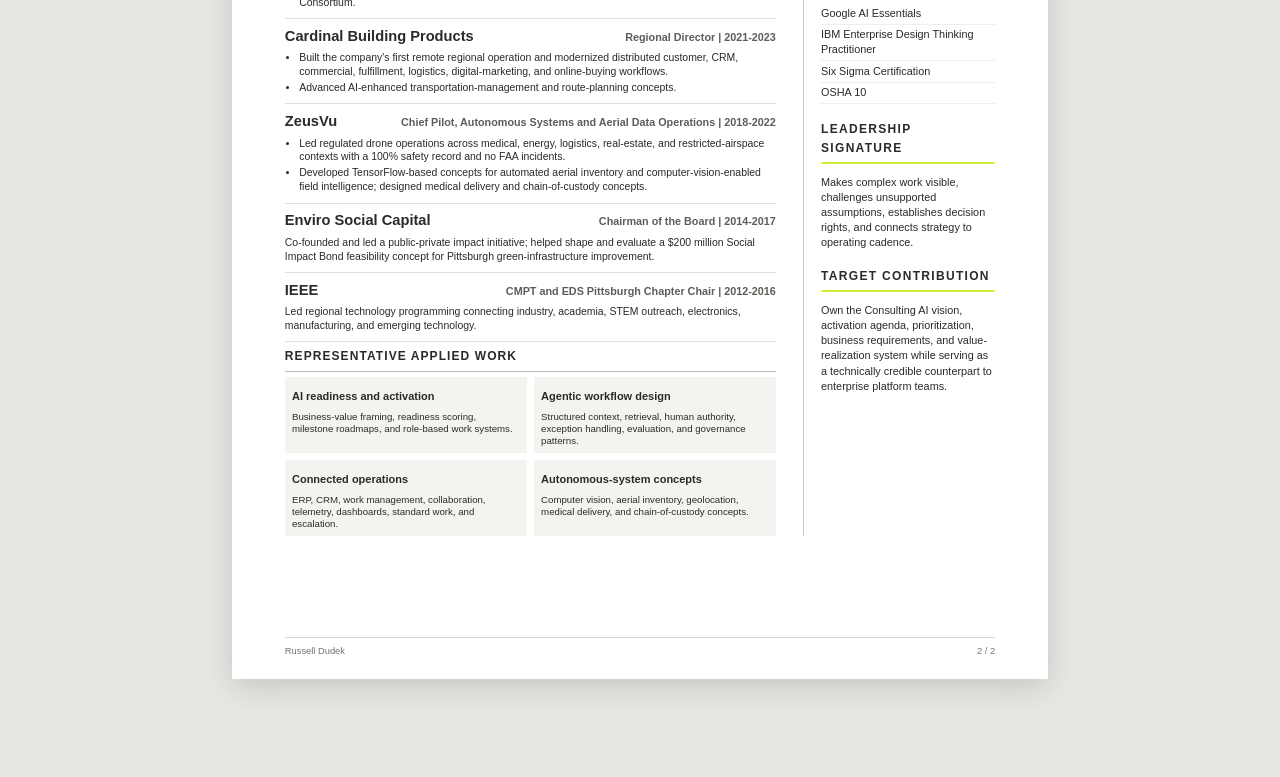
<file: resume.html>
<!doctype html><html lang="en"><head><meta charset="utf-8"><meta name="viewport" content="width=device-width,initial-scale=1"><title>Russell Dudek | Resume - Consulting AI Director</title><meta name="description" content="Independent candidate vision by Russell Dudek for Baker Tilly Consulting AI Director."><link rel="stylesheet" href="brand-tokens.css"><link rel="stylesheet" href="styles.css"><link rel="stylesheet" href="document-responsive.css"></head><body><div class="document-nav"><a href="cover-letter.html">View Cover Letter</a><a href="120-day-plan.html">120-Day Plan</a><a href="value-conversion-review.html">Value Conversion Review</a><a href="index.html">Candidate Vision</a></div><main class="document-shell resume-doc"><div class="document-toolbar"><a class="download" href="docs/Russell-Dudek-Baker-Tilly-Resume.pdf" download>Download PDF</a></div>
<section class="sheet resume-page"><div class="doc-brand"><img src="assets/brand/baker-tilly-logo.svg" alt="Baker Tilly"><span>Independent candidate material</span></div><header class="resume-header"><h1>Russell Dudek</h1><p>CONSULTING AI DIRECTOR | AI ACTIVATION, OPERATING MODELS & VALUE REALIZATION</p><div>Pittsburgh, PA | 412.287.8640 | russelldudek@gmail.com | https://www.linkedin.com/in/russelldudek | https://russelldudek.github.io/BakerTillyUS/</div></header>
<div class="resume-summary"><h2>Executive profile</h2><p>Operator-technologist with 20+ years connecting complex technology, operating priorities, cross-functional teams, and measurable execution. Builds the mechanisms that move AI from possibility to adopted work: opportunity framing, workflow redesign, business cases, technical requests, governance, human review, evaluation, enablement, and portfolio discipline.</p></div>
<div class="resume-columns"><div class="resume-main"><section><h2>Selected leadership experience</h2><article class="job"><div><h3>Vape-Jet</h3><span>Director of Operations | 2025-Present</span></div><ul><li>Leads AI-first operating transformation across production, purchasing, quality, customer success, support, engineering issue flow, ERP/Odoo, Jira, HubSpot, Slack, telemetry, and AI-assisted workflows.</li><li>Connects factory, field, customer, and machine-fleet signals into prioritized work, earlier risk detection, cleaner handoffs, dashboards, standard work, training, and accountability.</li><li>Operates in a software-enabled robotics and machine-vision environment with approximately 1,000 fielded robots informing support and operating feedback loops.</li></ul></article>
<article class="job"><div><h3>DudeWorth</h3><span>Founder / AI and Automation Advisor | 2017-Present</span></div><ul><li>Develops AI-readiness and opportunity frameworks assessing value, feasibility, data readiness, governance, adoption burden, reuse, and time-to-value.</li><li>Designs agentic workflow patterns using structured context, retrieval, AI agents, human judgment, escalation, decision records, evaluation, and governance rails.</li><li>Advises on AI-enabled operations, logistics technology, automation, network analysis, and workflow design.</li></ul></article>
<article class="job"><div><h3>Amazon</h3><span>Operations Management / Site Leader | 2014-2018</span></div><ul><li>Led launch and execution for Amazon Prime Pittsburgh in a 24/7 customer-backward environment supporting approximately five million second-day orders annually.</li><li>Built leadership routines, labor planning, throughput visibility, escalation paths, standard work, and operating mechanisms across safety, quality, speed, customer experience, and engagement.</li><li>Served on the Amazon Prime Now launch team with Whole Foods and contributed to logistics innovation through Prime Air research and Amazon Flex geolocation concepts.</li></ul></article><div class="resume-mechanisms"><h3>Selected operating mechanisms</h3><div class="resume-mechanisms-grid"><div><strong>Portfolio discipline</strong><span>Frame value, feasibility, readiness, governance, adoption, reuse, and time-to-value.</span></div><div><strong>Capability requests</strong><span>Specify workflow context, data, integrations, authority, controls, evaluation, and outcomes.</span></div><div><strong>Adoption system</strong><span>Connect role expectations, training, local ownership, scorecards, and operating cadence.</span></div></div></div></section></div>
<aside class="resume-side"><section><h2>Role-aligned strengths</h2><ul class="plain"><li>Consulting AI vision and activation</li><li>AI-enabled workflow redesign</li><li>Business-to-technology translation</li><li>Portfolio prioritization and business cases</li><li>Generative AI, RAG, agents and evaluation</li><li>Human-in-the-loop and responsible AI</li><li>Adoption, learning and change mechanisms</li><li>Operating scorecards and executive cadence</li></ul></section><section><h2>Selected proof</h2><div class="proof"><strong>~1,000</strong><span>fielded robots in the operating feedback environment</span></div><div class="proof"><strong>~5M</strong><span>annual second-day orders supported in Amazon Prime Pittsburgh environment</span></div><div class="proof"><strong>$200M</strong><span>social impact bond feasibility concept helped shape and evaluate</span></div></section><section><h2>Applied toolkit</h2><p>Agentic AI · LLM workflows · RAG patterns · Human-in-the-loop design · Python · SQL · JavaScript · TensorFlow · Tableau · Odoo · Jira · Confluence · HubSpot · Slack</p></section></aside></div><footer class="page-footer"><span>Russell Dudek</span><span>1 / 2</span></footer></section>
<section class="sheet resume-page"><div class="doc-brand"><img src="assets/brand/baker-tilly-logo.svg" alt="Baker Tilly"><span>Independent candidate material</span></div><header class="resume-header"><h1>Russell Dudek</h1><p>CONSULTING AI DIRECTOR | AI ACTIVATION, OPERATING MODELS & VALUE REALIZATION</p><div>Pittsburgh, PA | 412.287.8640 | russelldudek@gmail.com | https://www.linkedin.com/in/russelldudek | https://russelldudek.github.io/BakerTillyUS/</div></header>
<div class="resume-columns page-two"><div class="resume-main"><section><h2>Additional leadership experience</h2><article class="job"><div><h3>Compunetics</h3><span>Director of Operations and Engineering Management | 2000-2013</span></div><ul><li>Progressed through R&D program management, production management, strategic acquisition, operations management, and director-level leadership.</li><li>Led engineering, manufacturing, quality, customer delivery, and complex technical programs in advanced electronics and high-reliability environments.</li><li>Built quality systems, standard work, root-cause practices, performance measures, and process controls; collaborated with DoD, CERN, Intel, and AMD.</li><li>Published industry articles, delivered technical talks, and participated in the HyperTransport Consortium.</li></ul></article>
<article class="job"><div><h3>Cardinal Building Products</h3><span>Regional Director | 2021-2023</span></div><ul><li>Built the company's first remote regional operation and modernized distributed customer, CRM, commercial, fulfillment, logistics, digital-marketing, and online-buying workflows.</li><li>Advanced AI-enhanced transportation-management and route-planning concepts.</li></ul></article>
<article class="job"><div><h3>ZeusVu</h3><span>Chief Pilot, Autonomous Systems and Aerial Data Operations | 2018-2022</span></div><ul><li>Led regulated drone operations across medical, energy, logistics, real-estate, and restricted-airspace contexts with a 100% safety record and no FAA incidents.</li><li>Developed TensorFlow-based concepts for automated aerial inventory and computer-vision-enabled field intelligence; designed medical delivery and chain-of-custody concepts.</li></ul></article>
<article class="job compact"><div><h3>Enviro Social Capital</h3><span>Chairman of the Board | 2014-2017</span></div><p>Co-founded and led a public-private impact initiative; helped shape and evaluate a $200 million Social Impact Bond feasibility concept for Pittsburgh green-infrastructure improvement.</p></article>
<article class="job compact"><div><h3>IEEE</h3><span>CMPT and EDS Pittsburgh Chapter Chair | 2012-2016</span></div><p>Led regional technology programming connecting industry, academia, STEM outreach, electronics, manufacturing, and emerging technology.</p></article><div class="applied-work"><h3>Representative applied work</h3><div class="applied-work-grid"><article><strong>AI readiness and activation</strong><p>Business-value framing, readiness scoring, milestone roadmaps, and role-based work systems.</p></article><article><strong>Agentic workflow design</strong><p>Structured context, retrieval, human authority, exception handling, evaluation, and governance patterns.</p></article><article><strong>Connected operations</strong><p>ERP, CRM, work management, collaboration, telemetry, dashboards, standard work, and escalation.</p></article><article><strong>Autonomous-system concepts</strong><p>Computer vision, aerial inventory, geolocation, medical delivery, and chain-of-custody concepts.</p></article></div></div></section></div>
<aside class="resume-side"><section><h2>Education</h2><h3>University of Pittsburgh</h3><p>Bachelor of Science<br>Academic grounding in materials science and physical chemistry.</p></section><section><h2>Selected credentials</h2><ul class="plain"><li>Google AI Essentials</li><li>IBM Enterprise Design Thinking Practitioner</li><li>Six Sigma Certification</li><li>OSHA 10</li></ul></section><section><h2>Leadership signature</h2><p>Makes complex work visible, challenges unsupported assumptions, establishes decision rights, and connects strategy to operating cadence.</p></section><section><h2>Target contribution</h2><p>Own the Consulting AI vision, activation agenda, prioritization, business requirements, and value-realization system while serving as a technically credible counterpart to enterprise platform teams.</p></section></aside></div><footer class="page-footer"><span>Russell Dudek</span><span>2 / 2</span></footer></section></main></body></html>
</file>
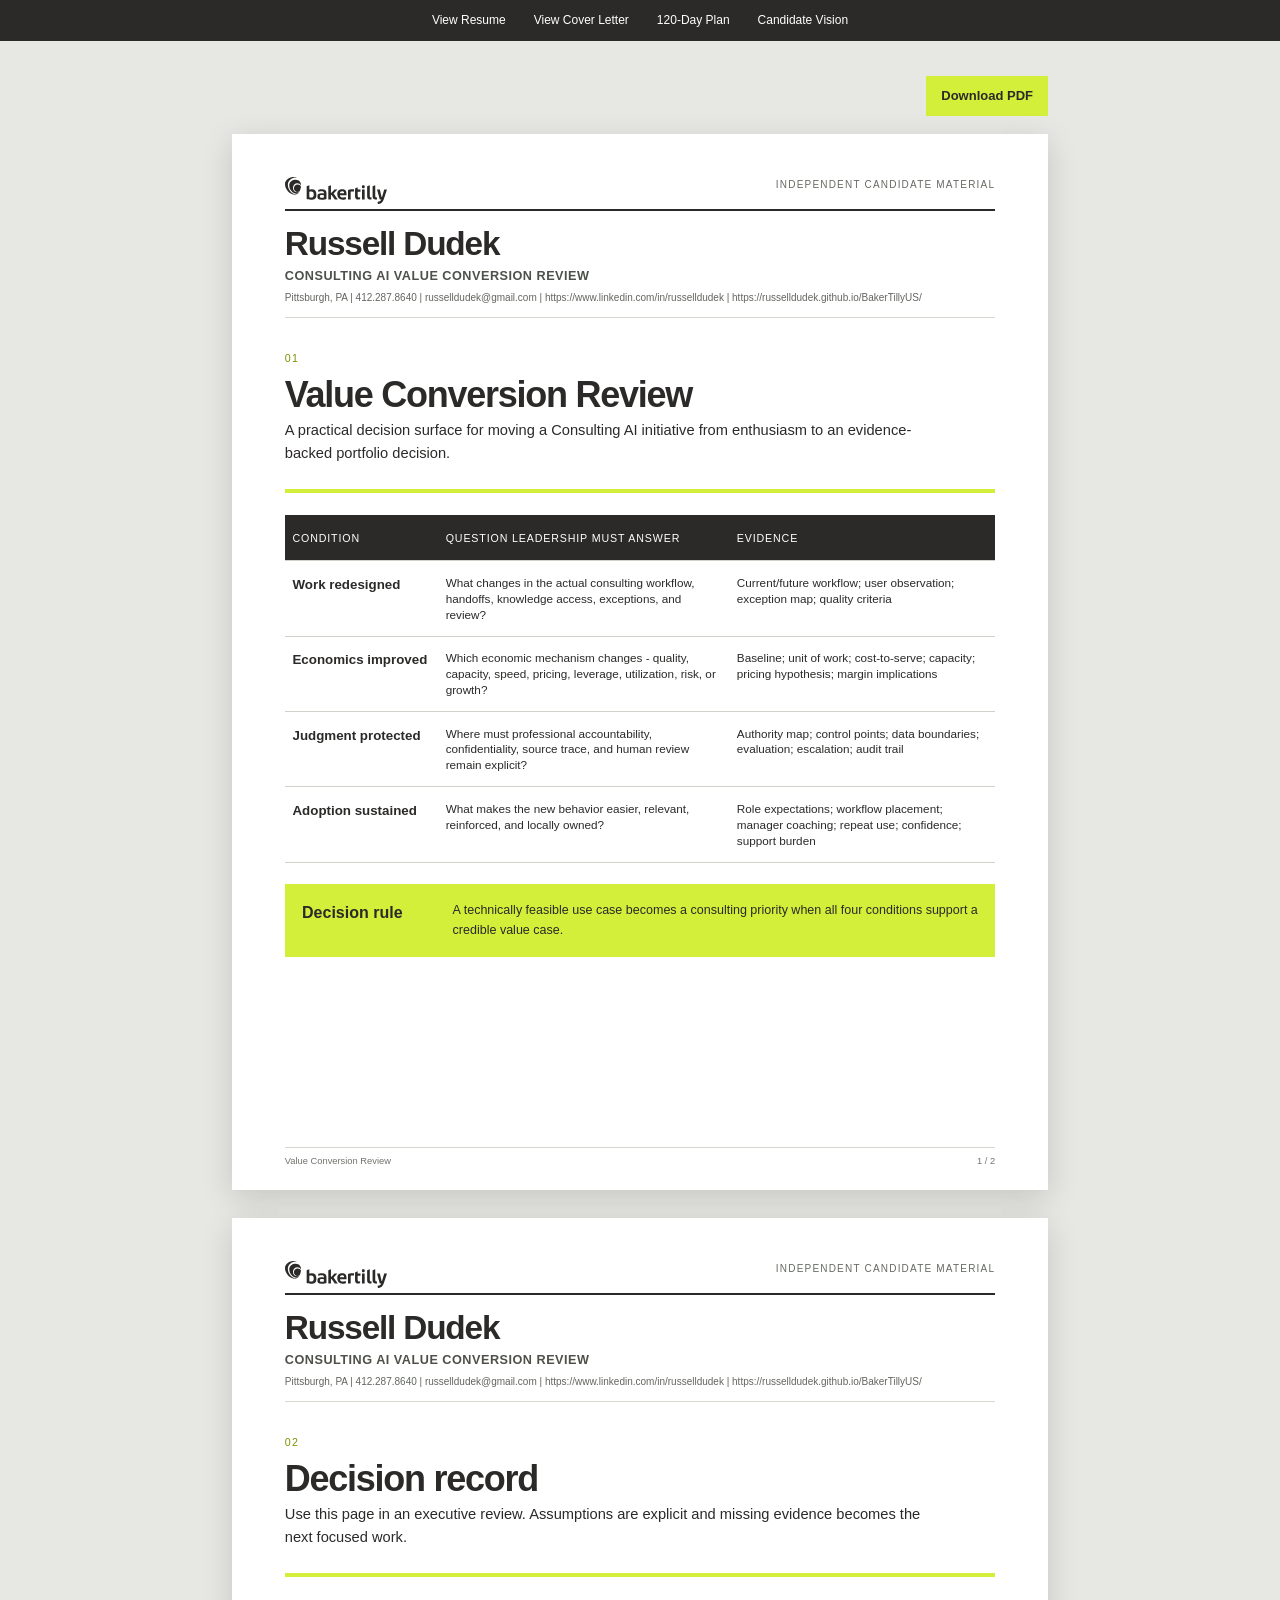
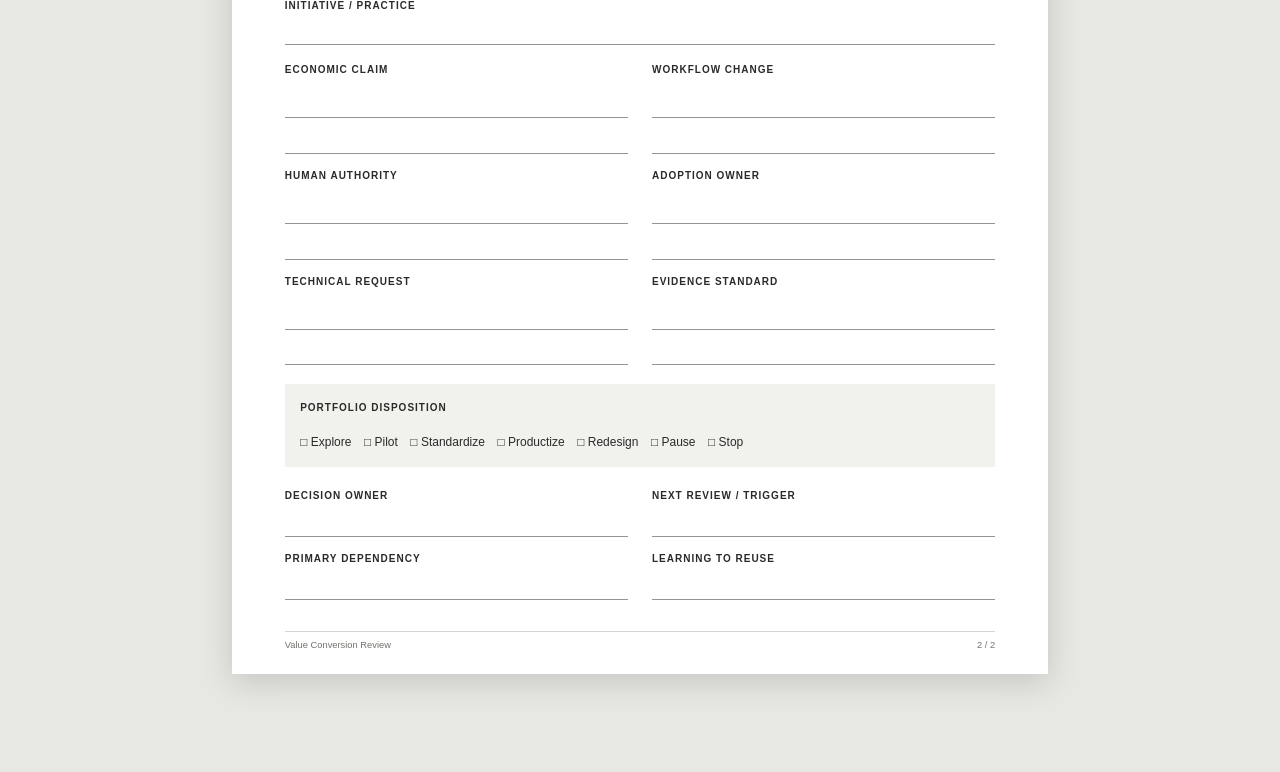
<file: value-conversion-review.html>
<!doctype html><html lang="en"><head><meta charset="utf-8"><meta name="viewport" content="width=device-width,initial-scale=1"><title>Russell Dudek | Consulting AI Value Conversion Review</title><meta name="description" content="Independent candidate vision by Russell Dudek for Baker Tilly Consulting AI Director."><link rel="stylesheet" href="brand-tokens.css"><link rel="stylesheet" href="styles.css"><link rel="stylesheet" href="document-responsive.css"></head><body><div class="document-nav"><a href="resume.html">View Resume</a><a href="cover-letter.html">View Cover Letter</a><a href="120-day-plan.html">120-Day Plan</a><a href="index.html">Candidate Vision</a></div><main class="document-shell review-doc"><div class="document-toolbar"><a class="download" href="docs/Russell-Dudek-Baker-Tilly-Value-Conversion-Review.pdf" download>Download PDF</a></div><section class="sheet review-page"><div class="doc-brand"><img src="assets/brand/baker-tilly-logo.svg" alt="Baker Tilly"><span>Independent candidate material</span></div><header class="resume-header"><h1>Russell Dudek</h1><p>CONSULTING AI VALUE CONVERSION REVIEW</p><div>Pittsburgh, PA | 412.287.8640 | russelldudek@gmail.com | https://www.linkedin.com/in/russelldudek | https://russelldudek.github.io/BakerTillyUS/</div></header><div class="review-title"><span>01</span><h2>Value Conversion Review</h2><p>A practical decision surface for moving a Consulting AI initiative from enthusiasm to an evidence-backed portfolio decision.</p></div><div class="review-table"><div class="review-row header"><span>Condition</span><span>Question leadership must answer</span><span>Evidence</span></div><div class="review-row"><strong>Work redesigned</strong><p>What changes in the actual consulting workflow, handoffs, knowledge access, exceptions, and review?</p><p>Current/future workflow; user observation; exception map; quality criteria</p></div><div class="review-row"><strong>Economics improved</strong><p>Which economic mechanism changes - quality, capacity, speed, pricing, leverage, utilization, risk, or growth?</p><p>Baseline; unit of work; cost-to-serve; capacity; pricing hypothesis; margin implications</p></div><div class="review-row"><strong>Judgment protected</strong><p>Where must professional accountability, confidentiality, source trace, and human review remain explicit?</p><p>Authority map; control points; data boundaries; evaluation; escalation; audit trail</p></div><div class="review-row"><strong>Adoption sustained</strong><p>What makes the new behavior easier, relevant, reinforced, and locally owned?</p><p>Role expectations; workflow placement; manager coaching; repeat use; confidence; support burden</p></div></div><div class="review-callout"><strong>Decision rule</strong><p>A technically feasible use case becomes a consulting priority when all four conditions support a credible value case.</p></div><footer class="page-footer"><span>Value Conversion Review</span><span>1 / 2</span></footer></section><section class="sheet review-page"><div class="doc-brand"><img src="assets/brand/baker-tilly-logo.svg" alt="Baker Tilly"><span>Independent candidate material</span></div><header class="resume-header"><h1>Russell Dudek</h1><p>CONSULTING AI VALUE CONVERSION REVIEW</p><div>Pittsburgh, PA | 412.287.8640 | russelldudek@gmail.com | https://www.linkedin.com/in/russelldudek | https://russelldudek.github.io/BakerTillyUS/</div></header><div class="review-title"><span>02</span><h2>Decision record</h2><p>Use this page in an executive review. Assumptions are explicit and missing evidence becomes the next focused work.</p></div><div class="decision-form"><div class="form-row wide"><span>Initiative / practice</span><div></div></div><div class="form-grid"><div><span>Economic claim</span><div></div><div></div></div><div><span>Workflow change</span><div></div><div></div></div><div><span>Human authority</span><div></div><div></div></div><div><span>Adoption owner</span><div></div><div></div></div><div><span>Technical request</span><div></div><div></div></div><div><span>Evidence standard</span><div></div><div></div></div></div><div class="disposition"><span>Portfolio disposition</span><label>□ Explore</label><label>□ Pilot</label><label>□ Standardize</label><label>□ Productize</label><label>□ Redesign</label><label>□ Pause</label><label>□ Stop</label></div><div class="form-grid bottom"><div><span>Decision owner</span><div></div></div><div><span>Next review / trigger</span><div></div></div><div><span>Primary dependency</span><div></div></div><div><span>Learning to reuse</span><div></div></div></div></div><footer class="page-footer"><span>Value Conversion Review</span><span>2 / 2</span></footer></section></main></body></html>
</file>
<file: brand-tokens.css>
:root{--bt-charcoal:#2b2a29;--bt-black:#070806;--bt-lime:#d4ef39;--bt-lime-dark:#789400;--bt-white:#fff;--bt-cloud:#f2f3ef;--bt-line:#d8dbd2;--bt-slate:#5a5e58;--candidate-cyan:#60d8d1;--success:#bfdc32;--hold:#f2c04c;--stop:#e4786f;--radius:0px;--shadow:0 24px 70px rgba(0,0,0,.13);--font:"Helvetica Neue",Helvetica,Arial,sans-serif}
</file>
<file: styles.css>
*{box-sizing:border-box}html{scroll-behavior:smooth}body{margin:0;font-family:var(--font);color:var(--bt-charcoal);background:var(--bt-white);font-size:16px;line-height:1.55}a{color:inherit}button,a{font:inherit}button:focus-visible,a:focus-visible{outline:3px solid var(--candidate-cyan);outline-offset:4px}.site-header{height:88px;display:flex;align-items:center;justify-content:space-between;padding:0 clamp(24px,5vw,84px);border-bottom:1px solid #e7e8e3;position:sticky;top:0;background:rgba(255,255,255,.96);backdrop-filter:blur(16px);z-index:20}.brand-lockup{display:flex;align-items:center;gap:24px;text-decoration:none}.logo-frame{display:block;width:154px;height:40px;overflow:hidden}.logo-frame img{width:100%;height:100%;object-fit:contain}.independent{font-size:11px;line-height:1.25;text-transform:uppercase;letter-spacing:.11em;border-left:1px solid var(--bt-line);padding-left:22px;color:var(--bt-slate)}.independent strong{font-size:12px;color:var(--bt-charcoal)}#site-nav{display:flex;align-items:center;gap:28px}#site-nav a{text-decoration:none;font-size:14px;font-weight:650}.nav-cta{background:var(--bt-charcoal);color:white;padding:11px 18px}.menu-button{display:none;background:none;border:1px solid var(--bt-line);padding:8px 12px}.hero{min-height:calc(100vh - 88px);display:grid;grid-template-columns:minmax(0,.8fr) minmax(560px,1.2fr);align-items:center;gap:6vw;padding:72px clamp(24px,5vw,84px) 80px;background:linear-gradient(180deg,#fff 0,#fafbf8 100%);overflow:hidden}.candidate-line{font-size:13px;letter-spacing:.08em;text-transform:uppercase;color:var(--bt-slate);margin:0 0 30px}.hero h1{font-size:clamp(54px,6vw,92px);line-height:.95;letter-spacing:-.055em;margin:0 0 30px;max-width:800px}.hero-deck{font-size:clamp(19px,1.8vw,25px);line-height:1.4;max-width:690px;color:#4b4e49}.hero-actions{display:flex;gap:20px;align-items:center;margin-top:42px}.button{display:inline-flex;align-items:center;justify-content:center;text-decoration:none;font-weight:700;padding:15px 22px;min-height:52px}.button.primary{background:var(--bt-lime);color:#10120a}.button.primary:hover{background:#e2f769}.button.text-button{border-bottom:2px solid var(--bt-charcoal);padding-left:0;padding-right:0}.button.dark{background:var(--bt-charcoal);color:white}.equation-stage{position:relative;display:grid;grid-template-columns:1fr auto 1fr auto;grid-template-rows:auto auto auto;gap:14px;align-items:stretch;min-height:620px}.equation-term,.equation-result{position:relative;background:var(--bt-charcoal);color:white;padding:28px;display:flex;flex-direction:column;justify-content:space-between;min-height:212px;box-shadow:var(--shadow);opacity:0;transform:translateY(42px) scale(.96);animation:assemble .7s cubic-bezier(.2,.8,.2,1) forwards}.equation-term:nth-of-type(3){animation-delay:.12s}.equation-term:nth-of-type(5){animation-delay:.24s}.equation-term:nth-of-type(7){animation-delay:.36s}.equation-term span,.equation-result span{font-size:11px;letter-spacing:.14em;text-transform:uppercase;color:var(--bt-lime)}.equation-term strong{font-size:29px;line-height:1.05;letter-spacing:-.035em}.term-work{grid-column:1;grid-row:1}.term-econ{grid-column:3;grid-row:1}.term-judgment{grid-column:1;grid-row:2}.term-adoption{grid-column:3;grid-row:2}.operator{display:flex;align-items:center;justify-content:center;font-size:30px;font-weight:300;color:var(--bt-lime-dark)}.operator:nth-of-type(2){grid-column:2;grid-row:1}.operator:nth-of-type(4){grid-column:2;grid-row:2}.operator:nth-of-type(6){position:absolute;right:-34px;top:50%;transform:translateY(-50%)}.operator.equals{grid-column:2;grid-row:3;font-size:42px}.equation-result{grid-column:3/5;grid-row:3;min-height:135px;background:var(--bt-lime);color:var(--bt-charcoal);animation-delay:.62s}.equation-result span{color:#495500}.equation-result strong{font-size:36px;line-height:1.05;letter-spacing:-.04em}.equation-thread{position:absolute;left:8%;right:2%;bottom:150px;height:2px;background:var(--candidate-cyan);transform-origin:left;transform:scaleX(0);animation:thread 1.1s .75s ease forwards}.context-band{background:var(--bt-charcoal);color:white;padding:34px clamp(24px,5vw,84px);display:grid;grid-template-columns:2fr 1fr;gap:5vw;align-items:center}.context-band p{font-size:18px;margin:0;max-width:1000px}.context-band div{border-left:1px solid #666;padding-left:30px}.context-band span{display:block;font-size:11px;color:var(--bt-lime);text-transform:uppercase;letter-spacing:.12em}.context-band strong{display:block;margin-top:7px}.section{padding:120px clamp(24px,6vw,110px)}.split{display:grid;grid-template-columns:.85fr 1.15fr;gap:9vw}.section-label{font-size:12px;text-transform:uppercase;letter-spacing:.15em;font-weight:750;color:var(--bt-lime-dark);margin:0 0 18px}.section h2,.studio h2,.evidence-section h2,.scorecard h2,.closing h2{font-size:clamp(42px,5vw,72px);line-height:1.02;letter-spacing:-.05em;margin:0}.mandate-copy>p{font-size:22px;margin:7px 0 42px}.tension-list{border-top:1px solid var(--bt-line)}.tension-list article{display:grid;grid-template-columns:1fr auto 1fr;align-items:center;gap:20px;padding:18px 0;border-bottom:1px solid var(--bt-line)}.tension-list span{font-size:11px;text-transform:uppercase;letter-spacing:.12em;color:var(--bt-slate)}.tension-list b:last-child{text-align:right}.studio{padding:110px clamp(24px,6vw,110px);background:var(--bt-cloud);display:grid;grid-template-columns:minmax(280px,.65fr) minmax(540px,1.35fr);gap:6vw}.studio-intro{position:sticky;top:130px;align-self:start}.studio-intro>p:not(.section-label){font-size:18px;max-width:520px}.scenario-controls{display:flex;flex-direction:column;margin-top:32px;border-top:1px solid #c9cdc2}.scenario{background:transparent;border:0;border-bottom:1px solid #c9cdc2;text-align:left;padding:17px 5px;cursor:pointer;font-weight:700;transition:padding .2s,background .2s}.scenario.active{background:var(--bt-lime);padding-left:18px}.conversion-board{background:var(--bt-charcoal);color:white;min-height:710px;padding:38px;box-shadow:var(--shadow);position:relative;overflow:hidden}.conversion-board.animating:before{content:"";position:absolute;inset:0;background:linear-gradient(100deg,transparent 20%,rgba(96,216,209,.13) 50%,transparent 80%);transform:translateX(-100%);animation:sweep .7s ease}.board-top{display:flex;justify-content:space-between;align-items:start;border-bottom:1px solid #595b57;padding-bottom:27px}.board-top span,.factor-grid span,.request-evidence span,.decision span{display:block;color:var(--bt-lime);font-size:10px;letter-spacing:.14em;text-transform:uppercase}.board-top h3{font-size:34px;margin:4px 0 0}.decision{text-align:right}.decision strong{font-size:26px;color:var(--candidate-cyan)}.factor-grid{display:grid;grid-template-columns:1fr 1fr;gap:1px;background:#555753;margin-top:30px}.factor-grid article{background:var(--bt-charcoal);padding:26px;min-height:180px}.factor-grid strong{font-size:21px;display:block;margin:14px 0 7px}.factor-grid p{font-size:14px;color:#d4d6d0}.request-evidence{display:grid;grid-template-columns:1fr 1fr;gap:26px;margin-top:30px}.request-evidence>div{border-top:3px solid var(--bt-lime);padding-top:17px}.request-evidence p{font-size:14px}.replay{margin-top:24px;background:transparent;color:white;border:1px solid #80837c;padding:10px 14px;cursor:pointer}.operating-model{background:white}.discipline-line{display:grid;grid-template-columns:repeat(5,1fr);border-top:1px solid var(--bt-charcoal);margin-top:70px}.discipline-line article{padding:25px 24px 30px;border-right:1px solid var(--bt-line)}.discipline-line article:last-child{border-right:0}.discipline-line span{font-size:12px;color:var(--bt-lime-dark);font-weight:800}.discipline-line h3{font-size:23px;line-height:1.1;margin:60px 0 12px}.discipline-line p{font-size:14px;color:var(--bt-slate)}.evidence-section{padding:120px clamp(24px,6vw,110px);background:var(--bt-charcoal);color:white}.evidence-head{display:grid;grid-template-columns:1fr 2fr;gap:5vw}.evidence-head .section-label{grid-column:1}.evidence-head h2{grid-column:1/3;max-width:1200px}.evidence-head>p:last-child{grid-column:2;font-size:19px;color:#d8dad4}.evidence-runs{margin:80px 0 50px;border-top:1px solid #676963}.evidence-runs article{display:grid;grid-template-columns:.45fr .55fr 2fr;gap:30px;padding:28px 0;border-bottom:1px solid #676963}.evidence-runs span{color:var(--bt-lime);font-size:11px;text-transform:uppercase;letter-spacing:.12em}.evidence-runs h3{margin:0;font-size:28px}.evidence-runs p{margin:0;color:#dedfda}.scorecard{padding:110px clamp(24px,6vw,110px);display:grid;grid-template-columns:.8fr 1.2fr;gap:8vw;background:var(--bt-lime)}.score-lines article{display:grid;grid-template-columns:.5fr 1.5fr;padding:19px 0;border-bottom:1px solid rgba(43,42,41,.35)}.score-lines strong{font-size:20px}.closing{padding:130px clamp(24px,8vw,150px);background:#fff}.closing h2{max-width:1200px}.closing>div{display:flex;gap:25px;margin-top:50px}.site-footer{padding:50px clamp(24px,5vw,84px);display:grid;grid-template-columns:1fr 1fr;gap:30px;background:#0c0d0b;color:white}.footer-links{display:flex;justify-content:flex-end;gap:25px}.site-footer p{grid-column:1/3;margin:20px 0 0;padding-top:20px;border-top:1px solid #444;font-size:12px;color:#aaa}
@keyframes assemble{to{opacity:1;transform:none}}@keyframes thread{to{transform:scaleX(1)}}@keyframes sweep{to{transform:translateX(100%)}}
/* Documents */
.document-nav{position:relative;top:auto;z-index:10;background:var(--bt-charcoal);color:white;display:flex;justify-content:center;gap:28px;padding:11px 20px;font-size:12px}.document-nav a{text-decoration:none}.document-shell{background:#e7e8e3;padding:35px 0 70px;min-height:100vh}.document-toolbar{width:8.5in;margin:0 auto 18px;display:flex;justify-content:flex-end}.download{background:var(--bt-lime);padding:10px 15px;text-decoration:none;font-size:13px;font-weight:800}.sheet{width:8.5in;min-height:11in;margin:0 auto 28px;background:white;position:relative;padding:.45in .55in .48in;box-shadow:0 8px 30px rgba(0,0,0,.15);overflow:visible}.doc-brand{height:.36in;display:flex;justify-content:space-between;align-items:start;border-bottom:2px solid var(--bt-charcoal);padding-bottom:.08in}.doc-brand img{width:1.16in;height:.28in;object-fit:contain;object-position:left center}.doc-brand span{font-size:7.5pt;text-transform:uppercase;letter-spacing:.12em;color:#676a63}.resume-header{padding:.16in 0 .12in;border-bottom:1px solid #d6d8d1}.resume-header h1{font-size:25pt;line-height:1;margin:0;letter-spacing:-.035em}.resume-header p{font-size:9.5pt;font-weight:800;letter-spacing:.04em;margin:.07in 0 .04in;color:#4d514a}.resume-header div{font-size:7.5pt;color:#62655f}.resume-summary{background:var(--bt-lime);padding:.15in .18in;margin:.14in 0}.resume-summary h2,.resume-main h2,.resume-side h2{font-size:9pt;text-transform:uppercase;letter-spacing:.11em;margin:0 0 .07in}.resume-summary p{font-size:9pt;line-height:1.42;margin:0}.resume-columns{display:grid;grid-template-columns:2.16fr .84fr;gap:.24in}.resume-main{padding-right:.04in}.resume-main>section>h2{border-bottom:1px solid #bbbeb7;padding-bottom:.05in;margin:.08in 0 .06in}.job{padding:.085in 0 .09in;border-bottom:1px solid #e0e1dc}.job>div{display:flex;justify-content:space-between;gap:.15in;align-items:baseline}.job h3{font-size:11pt;margin:0}.job div span{font-size:8.1pt;font-weight:650;color:#5b5e58;text-align:right}.job ul{margin:.04in 0 0;padding-left:.15in}.job li,.job p{font-size:8.35pt;line-height:1.4;margin:0 0 .045in}.job.compact p{margin:.04in 0 0}.resume-side{border-left:1px solid #c7c9c2;padding-left:.18in}.resume-side section{margin:.08in 0 .17in}.resume-side h2{border-bottom:2px solid var(--bt-lime);padding-bottom:.045in}.resume-side h3{font-size:9pt;margin:.05in 0}.resume-side p,.plain li{font-size:8.15pt;line-height:1.4}.plain{list-style:none;padding:0;margin:0}.plain li{padding:.027in 0;border-bottom:1px solid #eee}.proof{display:grid;grid-template-columns:.52in 1fr;gap:.05in;margin:.06in 0}.proof strong{font-size:16pt;line-height:1;color:var(--bt-lime-dark)}.proof span{font-size:7.45pt;line-height:1.25}.page-two{margin-top:.15in}.page-footer{position:absolute;left:.55in;right:.55in;bottom:.22in;display:flex;justify-content:space-between;border-top:1px solid #d4d6cf;padding-top:.06in;font-size:7pt;color:#70736d}.letter-meta{font-size:9pt;margin:.28in 0}.letter-body{font-size:10.2pt;line-height:1.48}.letter-body p{margin:0 0 .16in}.brief-title,.plan-title,.review-title{padding:.28in 0 .18in;border-bottom:4px solid var(--bt-lime)}.brief-title>span,.review-title>span,.plan-title>span{font-size:8pt;text-transform:uppercase;letter-spacing:.13em;color:var(--bt-lime-dark)}.brief-title h2,.plan-title h2,.review-title h2{font-size:27pt;line-height:1;margin:.07in 0;letter-spacing:-.035em}.brief-title p,.plan-title p,.review-title p{font-size:11pt;max-width:6.9in;margin:.07in 0}.brief-grid{display:grid;grid-template-columns:1fr 1fr;gap:.18in;margin-top:.25in}.brief-grid article{background:#f2f3ef;padding:.22in;min-height:2.55in}.brief-grid h3,.argument-stack h3,.two-col-brief h3,.plan-layout h3{font-size:12.5pt;margin:0 0 .08in}.brief-grid p,.argument-stack p,.two-col-brief p,.two-col-brief li,.plan-layout p,.plan-layout li{font-size:9.5pt;line-height:1.45}.argument-stack{margin-top:.23in}.argument-stack article{display:grid;grid-template-columns:.45in 1fr;gap:.17in;padding:.16in 0;border-bottom:1px solid #ccc}.argument-stack article>span{font-size:20pt;color:var(--bt-lime-dark);font-weight:800}.two-col-brief{display:grid;grid-template-columns:1fr 1fr;gap:.3in;margin-top:.24in}.two-col-brief>div:last-child{background:#f2f3ef;padding:.2in}.two-col-brief h3{margin-top:.16in}.two-col-brief ol,.two-col-brief ul{padding-left:.2in}.plan-layout{display:grid;grid-template-columns:1.45fr .75fr;gap:.28in;margin-top:.24in}.plan-actions article{padding:.13in 0;border-bottom:1px solid #d3d5ce}.plan-actions article:first-child{padding-top:0}.plan-output{background:var(--bt-charcoal);color:white;padding:.23in}.plan-output h3{color:var(--bt-lime)}.plan-output ul{padding-left:.18in}.hypothesis{border-top:1px solid #777;padding-top:.15in;margin-top:.25in;font-style:italic;color:#e4e5df}.review-table{margin-top:.23in;border-top:2px solid var(--bt-charcoal)}.review-row{display:grid;grid-template-columns:1.1fr 2.2fr 2fr;gap:.16in;padding:.14in .08in;border-bottom:1px solid #cfd1ca;align-items:start}.review-row.header{background:var(--bt-charcoal);color:white;font-size:8pt;text-transform:uppercase;letter-spacing:.08em}.review-row strong{font-size:10pt}.review-row p{font-size:8.8pt;line-height:1.35;margin:0}.review-callout{margin-top:.22in;background:var(--bt-lime);padding:.18in;display:grid;grid-template-columns:1fr 4fr;gap:.2in}.review-callout p{margin:0;font-size:9.4pt}.decision-form{margin-top:.22in}.form-row span,.form-grid span,.disposition>span{display:block;font-size:7.5pt;text-transform:uppercase;letter-spacing:.1em;font-weight:800;margin-bottom:.05in}.form-row>div,.form-grid>div>div{height:.28in;border-bottom:1px solid #93968e}.form-grid{display:grid;grid-template-columns:1fr 1fr;gap:.15in .25in;margin-top:.18in}.form-grid>div>div{height:.37in}.disposition{margin-top:.2in;background:#f1f2ee;padding:.16in;display:flex;gap:.13in;flex-wrap:wrap}.disposition>span{width:100%}.disposition label{font-size:9pt}.form-grid.bottom{margin-top:.22in}.form-grid.bottom>div>div{height:.3in}
@media (max-width:1000px){.site-header{height:auto;min-height:78px;flex-wrap:wrap}.menu-button{display:block}#site-nav{display:none;width:100%;padding:18px 0;flex-wrap:wrap}#site-nav.open{display:flex}.hero{grid-template-columns:1fr;padding-top:50px}.equation-stage{max-width:800px}.studio{grid-template-columns:1fr}.studio-intro{position:static}.discipline-line{grid-template-columns:1fr 1fr}.discipline-line article{border-bottom:1px solid var(--bt-line)}.evidence-head{display:block}.evidence-head h2,.evidence-head>p:last-child{grid-column:auto}.scorecard{grid-template-columns:1fr}.document-shell{padding-left:20px;padding-right:20px;overflow:auto}.sheet,.document-toolbar{max-width:100%;width:8.5in}.sheet{min-height:auto}.document-nav{flex-wrap:wrap}}
@media (max-width:600px){.site-header{padding:18px 20px}.logo-frame{width:122px}.independent{display:none}#site-nav{gap:15px}.hero{padding:45px 20px 60px}.hero h1{font-size:51px}.hero-actions,.closing>div{align-items:flex-start;flex-direction:column}.equation-stage{grid-template-columns:1fr;grid-template-rows:none;min-height:auto}.equation-term,.equation-result{grid-column:1!important;grid-row:auto!important;min-height:145px}.operator{display:none}.equation-thread{display:none}.context-band{grid-template-columns:1fr;padding:28px 20px}.context-band div{border-left:0;border-top:1px solid #666;padding:20px 0 0}.section,.studio,.evidence-section,.scorecard,.closing{padding:78px 20px}.split{grid-template-columns:1fr}.studio{display:block}.studio-intro{margin-bottom:35px}.conversion-board{padding:22px}.board-top{display:block}.decision{text-align:left;margin-top:20px}.factor-grid,.request-evidence{grid-template-columns:1fr}.discipline-line{grid-template-columns:1fr}.discipline-line h3{margin-top:25px}.evidence-runs article{grid-template-columns:1fr}.evidence-head h2{font-size:44px}.footer-links{justify-content:flex-start;flex-wrap:wrap}.site-footer{grid-template-columns:1fr}.site-footer p{grid-column:1}.score-lines article{grid-template-columns:1fr}.closing h2{font-size:44px}}
@media print{body{background:white}.document-nav,.document-toolbar{display:none!important}.document-shell{padding:0;background:white}.sheet{margin:0;box-shadow:none;width:8.5in;height:11in;min-height:11in;max-height:11in;page-break-after:always;overflow:hidden}.sheet:last-child{page-break-after:auto}@page{size:Letter;margin:0}}
@media (prefers-reduced-motion:reduce){html{scroll-behavior:auto}.equation-term,.equation-result,.equation-thread{animation:none;opacity:1;transform:none}.conversion-board.animating:before{animation:none;display:none}*{transition:none!important}}

.resume-mechanisms{margin-top:.09in;background:#f2f3ef;padding:.12in .14in}.resume-mechanisms h3{font-size:9pt;text-transform:uppercase;letter-spacing:.09em;margin:0 0 .08in}.resume-mechanisms-grid{display:grid;grid-template-columns:repeat(3,1fr);gap:.12in}.resume-mechanisms-grid div{border-left:3px solid var(--bt-lime);padding-left:.09in}.resume-mechanisms-grid strong{display:block;font-size:8.4pt;margin-bottom:.03in}.resume-mechanisms-grid span{font-size:7.6pt;line-height:1.35}.applied-work{margin-top:.09in}.applied-work h3{font-size:9pt;text-transform:uppercase;letter-spacing:.09em;border-bottom:1px solid #bbbeb7;padding-bottom:.05in}.applied-work-grid{display:grid;grid-template-columns:1fr 1fr;gap:.12in}.applied-work-grid article{padding:.1in;background:#f3f4f0}.applied-work-grid strong{font-size:8.8pt}.applied-work-grid p{font-size:7.9pt;line-height:1.38;margin:.04in 0 0}
.proof{grid-template-columns:.74in 1fr;gap:.025in;align-items:start}
.proof strong{font-size:14.5pt;letter-spacing:-.03em;white-space:nowrap}
.proof span{font-size:7.1pt;line-height:1.22}
.page-two .job{padding:.06in 0 .065in}
.page-two .job li,.page-two .job p{font-size:7.85pt;line-height:1.31;margin-bottom:.025in}
.page-two .applied-work{margin-top:.055in}
.page-two .applied-work h3{margin:0 0 .055in}
.page-two .applied-work-grid{gap:.075in}
.page-two .applied-work-grid article{padding:.065in .075in}
.page-two .applied-work-grid strong{font-size:8.25pt}
.page-two .applied-work-grid p{font-size:7.25pt;line-height:1.25;margin:.025in 0 0}
</file>
<file: document-responsive.css>
/* Screen-first document reflow. Print geometry remains governed separately. */
html,body{max-width:100%}.sheet,.sheet *{min-width:0}.resume-header>div,.letter-body,.job,.review-row,.decision-form,.plan-phase,.plan-readout,.plan-deliverables{overflow-wrap:anywhere}
.plan-page{display:flex;flex-direction:column}.plan-kicker{margin:0 0 8px;color:var(--bt-lime-dark);font-size:11px;font-weight:800;letter-spacing:.14em;text-transform:uppercase}.plan-page-title{display:grid;grid-template-columns:minmax(0,1.25fr) minmax(220px,.75fr);gap:28px;align-items:end;margin:22px 0 24px;padding-bottom:18px;border-bottom:1px solid var(--bt-line)}.plan-page-title h2{margin:0;font-size:34px;line-height:1.02;letter-spacing:-.04em}.plan-page-title p{margin:0;color:var(--bt-slate);font-size:14px}.plan-phase-grid{display:grid;grid-template-columns:1fr 1fr;gap:16px}.plan-phase{padding:18px 18px 16px;background:#f6f7f2;border-top:4px solid var(--bt-lime);break-inside:avoid}.plan-phase header{display:flex;justify-content:space-between;gap:14px;align-items:baseline;margin-bottom:10px}.plan-phase header span{color:var(--bt-lime-dark);font-size:10px;font-weight:800;letter-spacing:.12em;text-transform:uppercase}.plan-phase h3{margin:0;font-size:21px;line-height:1.08;letter-spacing:-.02em}.plan-phase>p{margin:0 0 11px;font-size:13px;font-weight:700}.plan-phase-body{display:grid;grid-template-columns:1.15fr .85fr;gap:14px}.plan-phase h4,.plan-readout h3,.plan-deliverables h3{margin:0 0 7px;font-size:11px;letter-spacing:.1em;text-transform:uppercase}.plan-phase ul{margin:0;padding-left:17px}.plan-phase li{margin:0 0 5px;font-size:11.4px;line-height:1.35}.plan-output-list{border-left:1px solid #c9ccc3;padding-left:13px}.plan-readout,.plan-deliverables{margin-top:16px;padding:16px 18px;background:var(--bt-charcoal);color:#fff;break-inside:avoid}.plan-readout-grid,.plan-deliverables-grid{display:grid;grid-template-columns:repeat(4,1fr);gap:12px}.plan-readout strong,.plan-deliverables strong{display:block;color:var(--bt-lime);font-size:11px;margin-bottom:4px}.plan-readout span,.plan-deliverables span{display:block;font-size:10.7px;line-height:1.35;color:#e6e8e1}.plan-outcomes{display:grid;grid-template-columns:1fr 1fr;gap:16px;margin-top:16px}.plan-outcomes article{padding:15px 17px;border:1px solid var(--bt-line);break-inside:avoid}.plan-outcomes h3{margin:0 0 8px;font-size:15px}.plan-outcomes ul{margin:0;padding-left:17px;columns:2;column-gap:22px}.plan-outcomes li{margin:0 0 5px;font-size:10.8px;line-height:1.35;break-inside:avoid}
@media screen and (max-width:900px){html,body{overflow-x:hidden}body{background:#eef0eb}.document-nav{position:sticky!important;top:0;z-index:50;width:100%;max-width:100%;display:flex!important;flex-wrap:nowrap!important;justify-content:flex-start!important;gap:8px!important;overflow-x:auto;overscroll-behavior-inline:contain;padding:10px 12px!important;white-space:nowrap;background:rgba(43,42,41,.97)!important;-webkit-overflow-scrolling:touch}.document-nav a{flex:0 0 auto;display:inline-flex;align-items:center;min-height:44px;padding:9px 13px!important;font-size:13px!important}.document-shell{width:100%!important;max-width:none!important;margin:0!important;padding:14px!important;overflow:visible!important}.document-toolbar{position:static!important;inset:auto!important;width:100%!important;max-width:none!important;margin:0 0 12px!important;padding:0!important}.document-toolbar .download{display:flex!important;width:100%;min-height:48px;align-items:center;justify-content:center}.sheet{width:100%!important;max-width:100%!important;height:auto!important;min-height:0!important;margin:0 0 16px!important;padding:clamp(22px,5vw,38px)!important;overflow:visible!important;box-shadow:0 8px 24px rgba(20,22,18,.08)!important}.doc-brand{display:flex!important;flex-wrap:wrap;gap:10px 16px;align-items:center;height:auto!important}.doc-brand img{width:min(132px,42vw)!important;height:auto!important}.resume-header{margin-top:20px!important}.resume-header h1{font-size:clamp(34px,9vw,48px)!important;line-height:1!important}.resume-header p{font-size:13px!important;line-height:1.35!important}.resume-header>div{font-size:12px!important;line-height:1.55!important;word-break:break-word}.resume-summary,.letter-meta,.letter-body,.job,.applied-work,.resume-mechanisms,.review-title,.review-callout,.decision-form{max-width:100%!important}.resume-columns,.resume-columns.page-two,.plan-layout,.plan-phase-grid,.plan-page-title,.plan-phase-body,.plan-outcomes,.review-row,.form-grid,.form-grid.bottom,.applied-work-grid,.resume-mechanisms-grid{display:grid!important;grid-template-columns:minmax(0,1fr)!important}.resume-columns,.resume-columns.page-two{gap:24px!important}.resume-side{width:auto!important;border-left:0!important;border-top:1px solid var(--bt-line);padding:22px 0 0!important}.job>div{display:block!important}.job span{display:block;margin-top:3px;text-align:left!important}.review-row{gap:8px!important;padding:16px 0!important}.review-row.header{display:none!important}.review-row p{margin:0!important}.decision-form .disposition{display:flex!important;flex-wrap:wrap!important;gap:9px 14px!important}.plan-readout-grid,.plan-deliverables-grid{grid-template-columns:1fr 1fr!important}.plan-outcomes ul{columns:1}.page-footer{position:static!important;inset:auto!important;display:flex!important;flex-wrap:wrap;justify-content:space-between;gap:8px 16px;margin-top:24px!important;padding-top:12px!important}}
@media screen and (max-width:420px){.document-shell{padding:8px!important}.sheet{padding:20px 16px!important;margin-bottom:10px!important}.document-nav{padding:8px!important}.document-nav a{font-size:12px!important;padding:8px 11px!important}.resume-header h1{font-size:35px!important}.sheet h2{font-size:clamp(23px,7vw,30px)!important}.sheet h3{overflow-wrap:anywhere}.sheet p,.sheet li{font-size:14px}.plan-phase{padding:15px 14px}.plan-phase header{display:block}.plan-phase header span{display:block;margin-bottom:4px}.plan-phase li{font-size:13px!important}.plan-readout-grid,.plan-deliverables-grid{grid-template-columns:1fr!important}}
@media print{.plan-page{padding:.42in .5in .38in!important}.plan-page-title{margin:.12in 0 .16in;padding-bottom:.11in;gap:.2in}.plan-page-title h2{font-size:25px}.plan-phase-grid{gap:.12in}.plan-phase{padding:.13in .14in .11in}.plan-phase h3{font-size:16px}.plan-phase li{font-size:8.6px;line-height:1.28;margin-bottom:3px}.plan-readout,.plan-deliverables{margin-top:.12in;padding:.12in .14in}.plan-readout-grid,.plan-deliverables-grid{gap:.1in}.plan-readout span,.plan-deliverables span{font-size:8.3px}.plan-outcomes{gap:.12in;margin-top:.12in}.plan-outcomes article{padding:.11in .13in}.plan-outcomes li{font-size:8.2px}}
</file>
<file: plan-density.css>
.plan-expansion{margin-top:16px;display:grid;grid-template-columns:1.25fr .75fr;gap:16px}.plan-expansion>article,.plan-scorecard{border:1px solid var(--bt-line);padding:15px 17px;break-inside:avoid}.plan-expansion h3,.plan-scorecard h3{margin:0 0 10px;font-size:14px}.criteria-grid{display:grid;grid-template-columns:repeat(3,1fr);gap:9px}.criteria-grid div{background:#f3f4f0;padding:9px 10px;border-left:3px solid var(--bt-lime)}.criteria-grid strong{display:block;font-size:10.5px}.criteria-grid span{display:block;margin-top:3px;font-size:9.6px;line-height:1.28;color:var(--bt-slate)}.decision-list{margin:0;padding-left:18px}.decision-list li{font-size:10.3px;line-height:1.35;margin:0 0 6px}.cadence-strip{margin-top:12px;background:#f3f4f0;padding:12px 15px}.cadence-strip h3{margin:0 0 8px;font-size:12px;text-transform:uppercase;letter-spacing:.08em}.cadence-grid{display:grid;grid-template-columns:repeat(4,1fr);gap:10px}.cadence-grid strong{display:block;color:var(--bt-lime-dark);font-size:10px}.cadence-grid span{display:block;font-size:9.5px;line-height:1.3}.plan-scorecard{margin-top:14px}.scorecard-grid{display:grid;grid-template-columns:repeat(5,1fr);gap:10px}.scorecard-grid div{border-top:3px solid var(--bt-lime);padding-top:7px}.scorecard-grid strong{display:block;font-size:10.5px}.scorecard-grid span{display:block;font-size:9.4px;line-height:1.28;color:var(--bt-slate)}
@media screen and (max-width:900px){.plan-expansion,.criteria-grid,.cadence-grid,.scorecard-grid{grid-template-columns:1fr!important}.plan-expansion{display:grid!important}.criteria-grid strong,.cadence-grid strong,.scorecard-grid strong{font-size:14px}.criteria-grid span,.cadence-grid span,.scorecard-grid span,.decision-list li{font-size:13px}}
@media print{.plan-expansion{margin-top:.12in;gap:.12in}.plan-expansion>article,.plan-scorecard{padding:.1in .12in}.plan-expansion h3,.plan-scorecard h3{font-size:10.5pt;margin-bottom:.07in}.criteria-grid{gap:.06in}.criteria-grid div{padding:.06in .07in}.criteria-grid strong{font-size:8.1pt}.criteria-grid span{font-size:7.25pt}.decision-list li{font-size:7.7pt;margin-bottom:.035in}.cadence-strip{margin-top:.08in;padding:.08in .11in}.cadence-strip h3{font-size:8.5pt}.cadence-grid{gap:.07in}.cadence-grid strong{font-size:7.8pt}.cadence-grid span{font-size:7.2pt}.plan-scorecard{margin-top:.1in}.scorecard-grid{gap:.07in}.scorecard-grid strong{font-size:8pt}.scorecard-grid span{font-size:7.15pt}}
</file>
